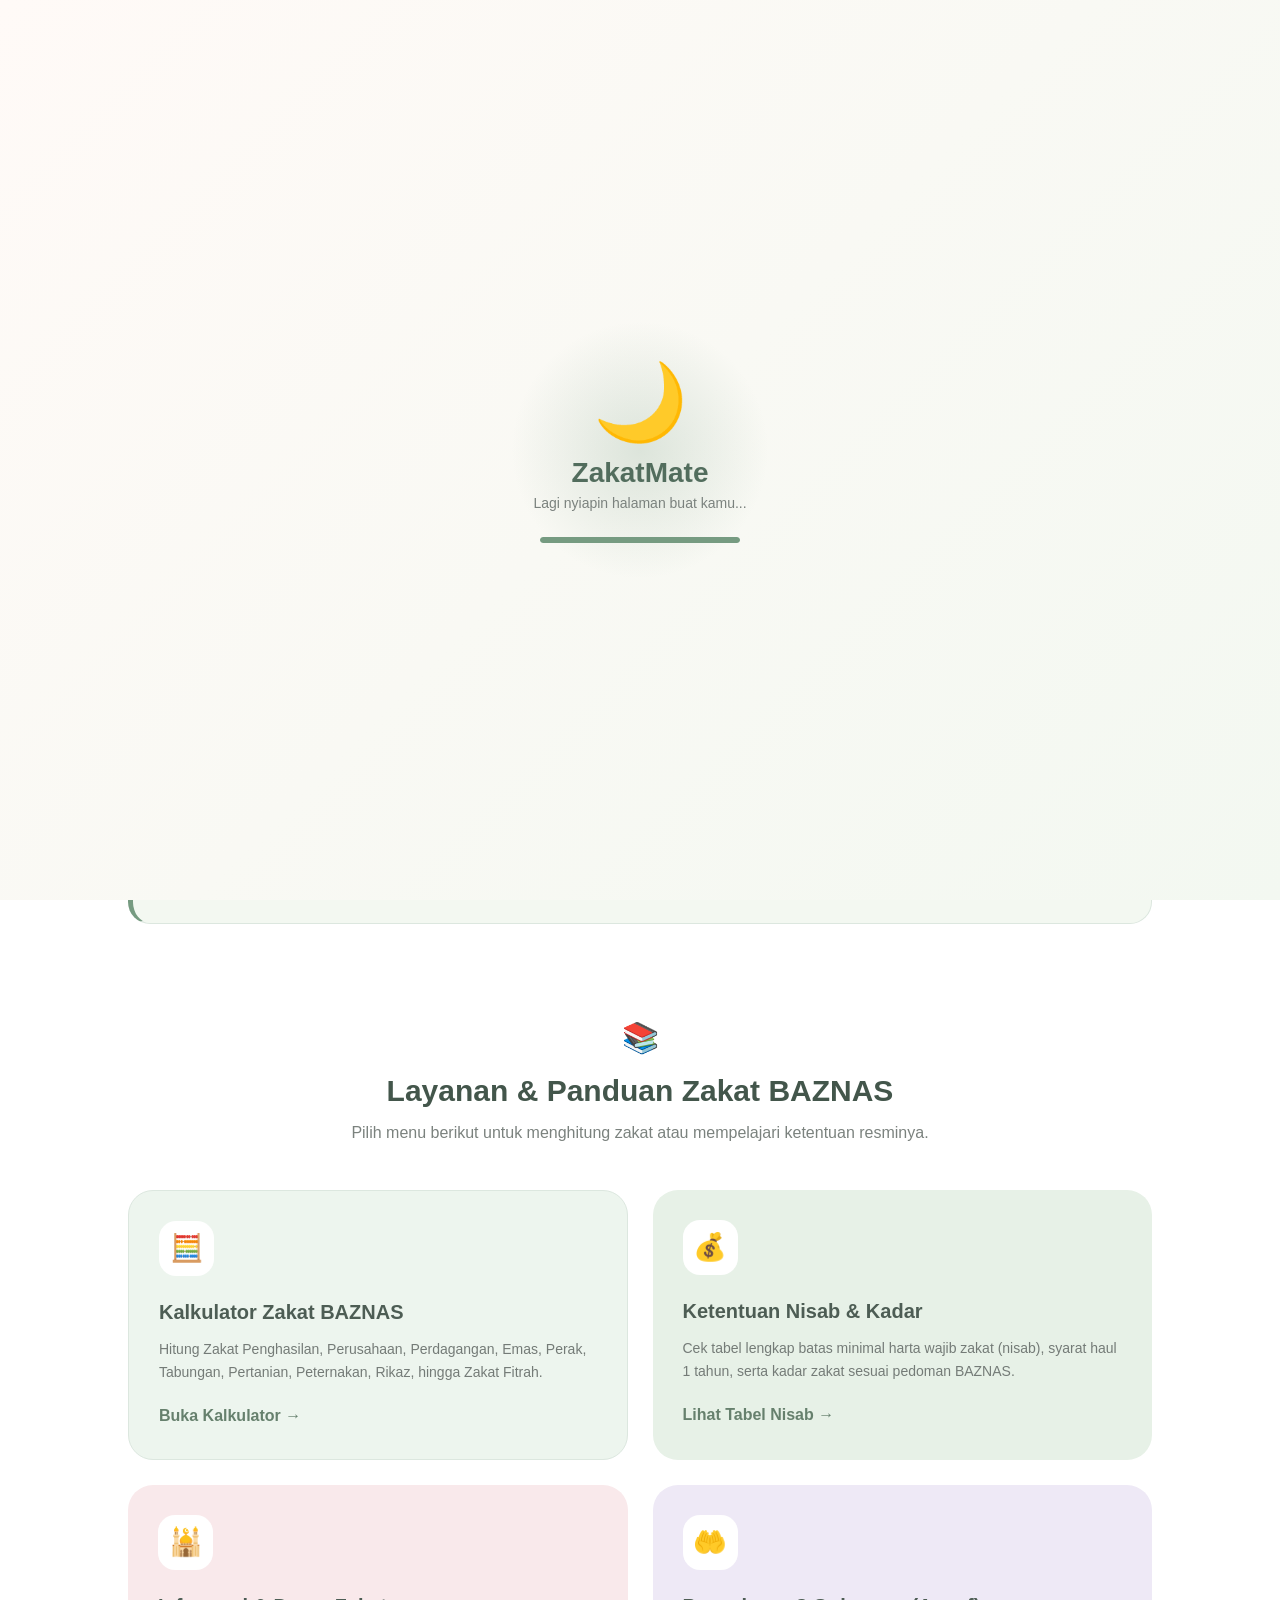
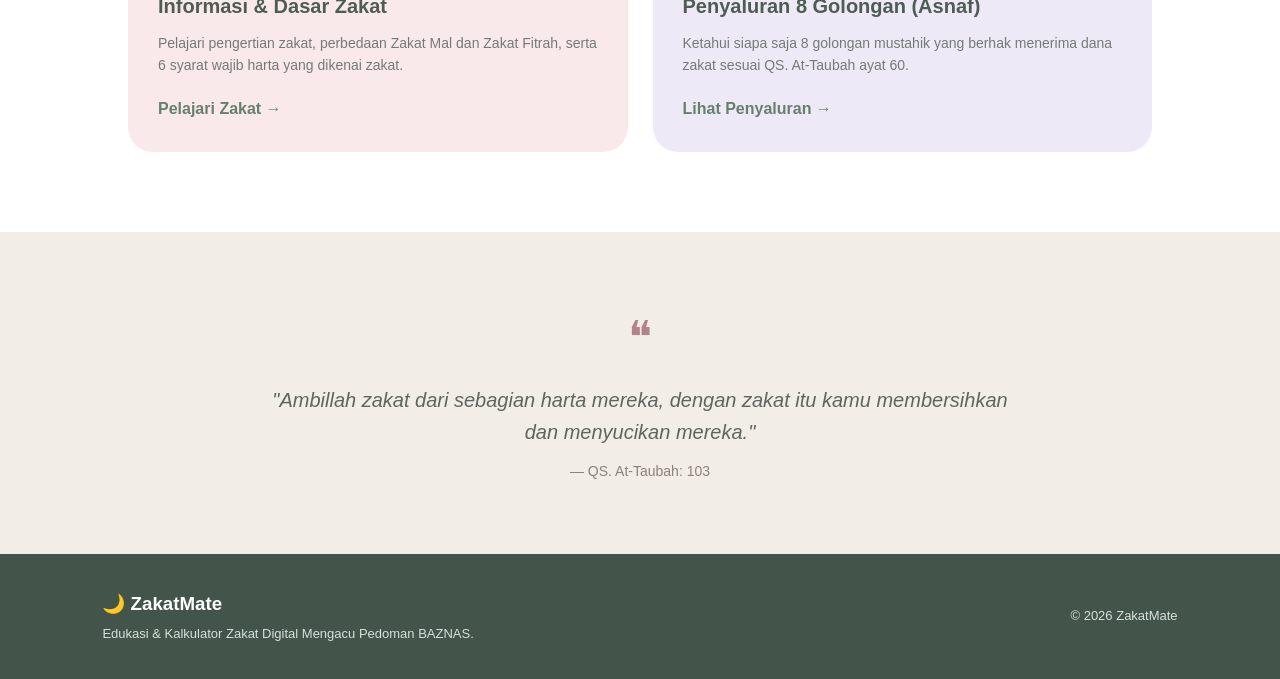
<file: index.html>
<!DOCTYPE html>
<html lang="id">
<head>
    <meta charset="UTF-8">
    <meta name="viewport" content="width=device-width, initial-scale=1.0">
    <title>ZakatMate - Beranda Panduan &amp; Kalkulator Zakat BAZNAS</title>
    <link rel="stylesheet" href="style.css">
    <script src="loader.js"></script>
    <style>
        /* Menggunakan Palet Hijau Sage Bawaan style.css (#769b81, #526d5d, #dcebdc, #43554b) */
        .hero.baznas-hero {
            background: linear-gradient(135deg, #fffaf7 0%, #edf5ee 100%);
            border-bottom: 1px solid #e3eee3;
        }
        .baznas-hero .badge {
            background: #e5f0e5;
            color: #4e6858;
            border: 1px solid #dce7df;
        }
        .baznas-hero h1 span {
            color: #5f846a;
        }

        /* Kartu Highlight BAZNAS di Kanan Hero (Selaras Warna Footer & Sage) */
        .hero-card.baznas-card {
            width: 360px;
            background: linear-gradient(160deg, #526d5d 0%, #43554b 100%);
            color: #ffffff;
            border-radius: 35px;
            padding: 38px 30px;
            box-shadow: 0 20px 50px rgba(80, 100, 85, 0.16);
        }
        .hero-card.baznas-card .moon {
            font-size: 64px;
            margin-bottom: 14px;
        }
        .hero-card.baznas-card .card-tag {
            display: inline-block;
            background: rgba(220, 235, 220, 0.2);
            border: 1px solid rgba(220, 235, 220, 0.35);
            color: #edf5ee;
            font-size: 12px;
            font-weight: bold;
            padding: 5px 12px;
            border-radius: 999px;
            margin-bottom: 12px;
            letter-spacing: 0.4px;
        }
        .hero-card.baznas-card h3 {
            color: #ffffff;
            font-size: 23px;
            margin-bottom: 10px;
        }
        .hero-card.baznas-card p {
            color: #dcebdc;
            font-size: 14px;
            margin-bottom: 20px;
        }
        .pilar-baznas {
            display: flex;
            flex-wrap: wrap;
            justify-content: center;
            gap: 8px;
        }
        .pilar-baznas span {
            background: rgba(255, 255, 255, 0.14);
            border: 1px solid rgba(220, 235, 220, 0.3);
            color: #ffffff;
            font-size: 12px;
            font-weight: bold;
            padding: 6px 11px;
            border-radius: 999px;
        }

        /* Strip Acuan Cepat SK BAZNAS */
        .baznas-quick-strip {
            padding: 45px 10% 10px;
            background: #ffffff;
        }
        .quick-strip-box {
            background: #f3f8f1;
            border: 1px solid #dce7df;
            border-left: 5px solid #769b81;
            border-radius: 22px;
            padding: 24px 28px;
        }
        .quick-strip-header {
            display: flex;
            justify-content: space-between;
            align-items: center;
            flex-wrap: wrap;
            gap: 10px;
            margin-bottom: 16px;
        }
        .quick-strip-header h3 {
            color: #43564b;
            font-size: 18px;
        }
        .quick-strip-header span {
            font-size: 12px;
            font-weight: bold;
            color: #4e6858;
            background: #dcebdc;
            padding: 5px 12px;
            border-radius: 999px;
        }
        .quick-grid {
            display: grid;
            grid-template-columns: repeat(3, 1fr);
            gap: 14px;
        }
        .quick-item {
            background: #ffffff;
            border: 1px solid #e3eee3;
            border-radius: 15px;
            padding: 15px 17px;
        }
        .quick-item small {
            display: block;
            color: #707a74;
            font-size: 12px;
            margin-bottom: 4px;
        }
        .quick-item strong {
            color: #526d5d;
            font-size: 15px;
        }

        /* Grid 4 Kartu Layanan */
        .baznas-cards {
            grid-template-columns: repeat(2, 1fr);
        }
        .info-card.sage {
            background: #edf5ee;
            border: 1px solid #dce7df;
        }

        @media (max-width: 900px) {
            .quick-grid,
            .baznas-cards {
                grid-template-columns: 1fr;
            }
            .hero-card.baznas-card {
                width: 100%;
                max-width: 420px;
            }
        }
    </style>
</head>
<body>

<header>
    <div class="logo">🌙 ZakatMate</div>

    <nav>
        <a href="index.html" class="active">Beranda</a>
        <a href="dashboard.html">Dashboard</a>
        <a href="kalkulator.html">Kalkulator</a>
        <a href="zakat.html">Informasi Zakat</a>
        <a href="nisab.html">Nisab</a>
        <a href="penyaluran.html">Penyaluran</a>
    </nav>
</header>

<section class="hero baznas-hero">
    <div class="hero-text">
        <span class="badge">🕌 Mengacu Pedoman Resmi BAZNAS RI</span>

        <h1>
            Tunaikan Zakat<br>
            Sesuai Standar <span>BAZNAS</span>
        </h1>

        <p>
            ZakatMate membantu kamu memahami ketentuan zakat, mengecek batas nisab SK Ketua BAZNAS No. 15 Tahun 2026, hingga menghitung kewajiban Zakat Mal dan Zakat Fitrah secara praktis.
        </p>

        <div class="hero-buttons">
            <a href="kalkulator.html" class="btn-primary">🧮 Hitung Zakat Sekarang</a>
            <a href="nisab.html" class="btn-secondary">⚖️ Lihat Standar Nisab</a>
        </div>
    </div>

    <div class="hero-card baznas-card">
        <div class="moon">🌙</div>
        <span class="card-tag">CAHAYA ZAKAT</span>
        <h3>Keajaiban Muzaki<br>&amp; Mustahik</h3>
        <p>
            Menyucikan harta dan memberdayakan sesama dengan prinsip tata kelola zakat nasional.
        </p>
        <div class="pilar-baznas">
            <span>✅ Aman Syar'i</span>
            <span>📜 Aman Regulasi</span>
            <span>🇮🇩 Aman NKRI</span>
        </div>
    </div>
</section>

<!-- Ringkasan Acuan Resmi BAZNAS -->
<section class="baznas-quick-strip">
    <div class="quick-strip-box">
        <div class="quick-strip-header">
            <h3>📌 Acuan Nisab &amp; Ketentuan BAZNAS Terkini</h3>
            <span>SK Ketua BAZNAS No. 15 Tahun 2026</span>
        </div>
        <div class="quick-grid">
            <div class="quick-item">
                <small>Nisab Penghasilan &amp; Jasa</small>
                <strong>Rp 91.681.728 / thn (Rp 7.640.144 / bln)</strong>
            </div>
            <div class="quick-item">
                <small>Nisab Zakat Mal (Emas, Dagang, Tabungan)</small>
                <strong>Setara 85 Gram Emas (Kadar 2,5%)</strong>
            </div>
            <div class="quick-item">
                <small>Besaran Zakat Fitrah</small>
                <strong>2,5 kg / 3,5 L Beras (Rp 45.000 / jiwa)</strong>
            </div>
        </div>
    </div>
</section>

<section class="features">
    <div class="section-title">
        <span>📚</span>
        <h2>Layanan &amp; Panduan Zakat BAZNAS</h2>
        <p>Pilih menu berikut untuk menghitung zakat atau mempelajari ketentuan resminya.</p>
    </div>

    <div class="card-container baznas-cards">

        <div class="info-card sage">
            <div class="icon">🧮</div>
            <h3>Kalkulator Zakat BAZNAS</h3>
            <p>
                Hitung Zakat Penghasilan, Perusahaan, Perdagangan, Emas, Perak, Tabungan, Pertanian, Peternakan, Rikaz, hingga Zakat Fitrah.
            </p>
            <a href="kalkulator.html">Buka Kalkulator →</a>
        </div>

        <div class="info-card green">
            <div class="icon">💰</div>
            <h3>Ketentuan Nisab &amp; Kadar</h3>
            <p>
                Cek tabel lengkap batas minimal harta wajib zakat (nisab), syarat haul 1 tahun, serta kadar zakat sesuai pedoman BAZNAS.
            </p>
            <a href="nisab.html">Lihat Tabel Nisab →</a>
        </div>

        <div class="info-card pink">
            <div class="icon">🕌</div>
            <h3>Informasi &amp; Dasar Zakat</h3>
            <p>
                Pelajari pengertian zakat, perbedaan Zakat Mal dan Zakat Fitrah, serta 6 syarat wajib harta yang dikenai zakat.
            </p>
            <a href="zakat.html">Pelajari Zakat →</a>
        </div>

        <div class="info-card purple">
            <div class="icon">🤲</div>
            <h3>Penyaluran 8 Golongan (Asnaf)</h3>
            <p>
                Ketahui siapa saja 8 golongan mustahik yang berhak menerima dana zakat sesuai QS. At-Taubah ayat 60.
            </p>
            <a href="penyaluran.html">Lihat Penyaluran →</a>
        </div>

    </div>
</section>

<section class="quote">
    <div class="quote-icon">❝</div>
    <p>
        "Ambillah zakat dari sebagian harta mereka,
        dengan zakat itu kamu membersihkan dan menyucikan mereka."
    </p>
    <span>— QS. At-Taubah: 103</span>
</section>

<footer>
    <div>
        <h3>🌙 ZakatMate</h3>
        <p>Edukasi &amp; Kalkulator Zakat Digital Mengacu Pedoman BAZNAS.</p>
    </div>

    <p>© 2026 ZakatMate</p>
</footer>
<script src="script.js"></script>
</body>
</html>
</file>
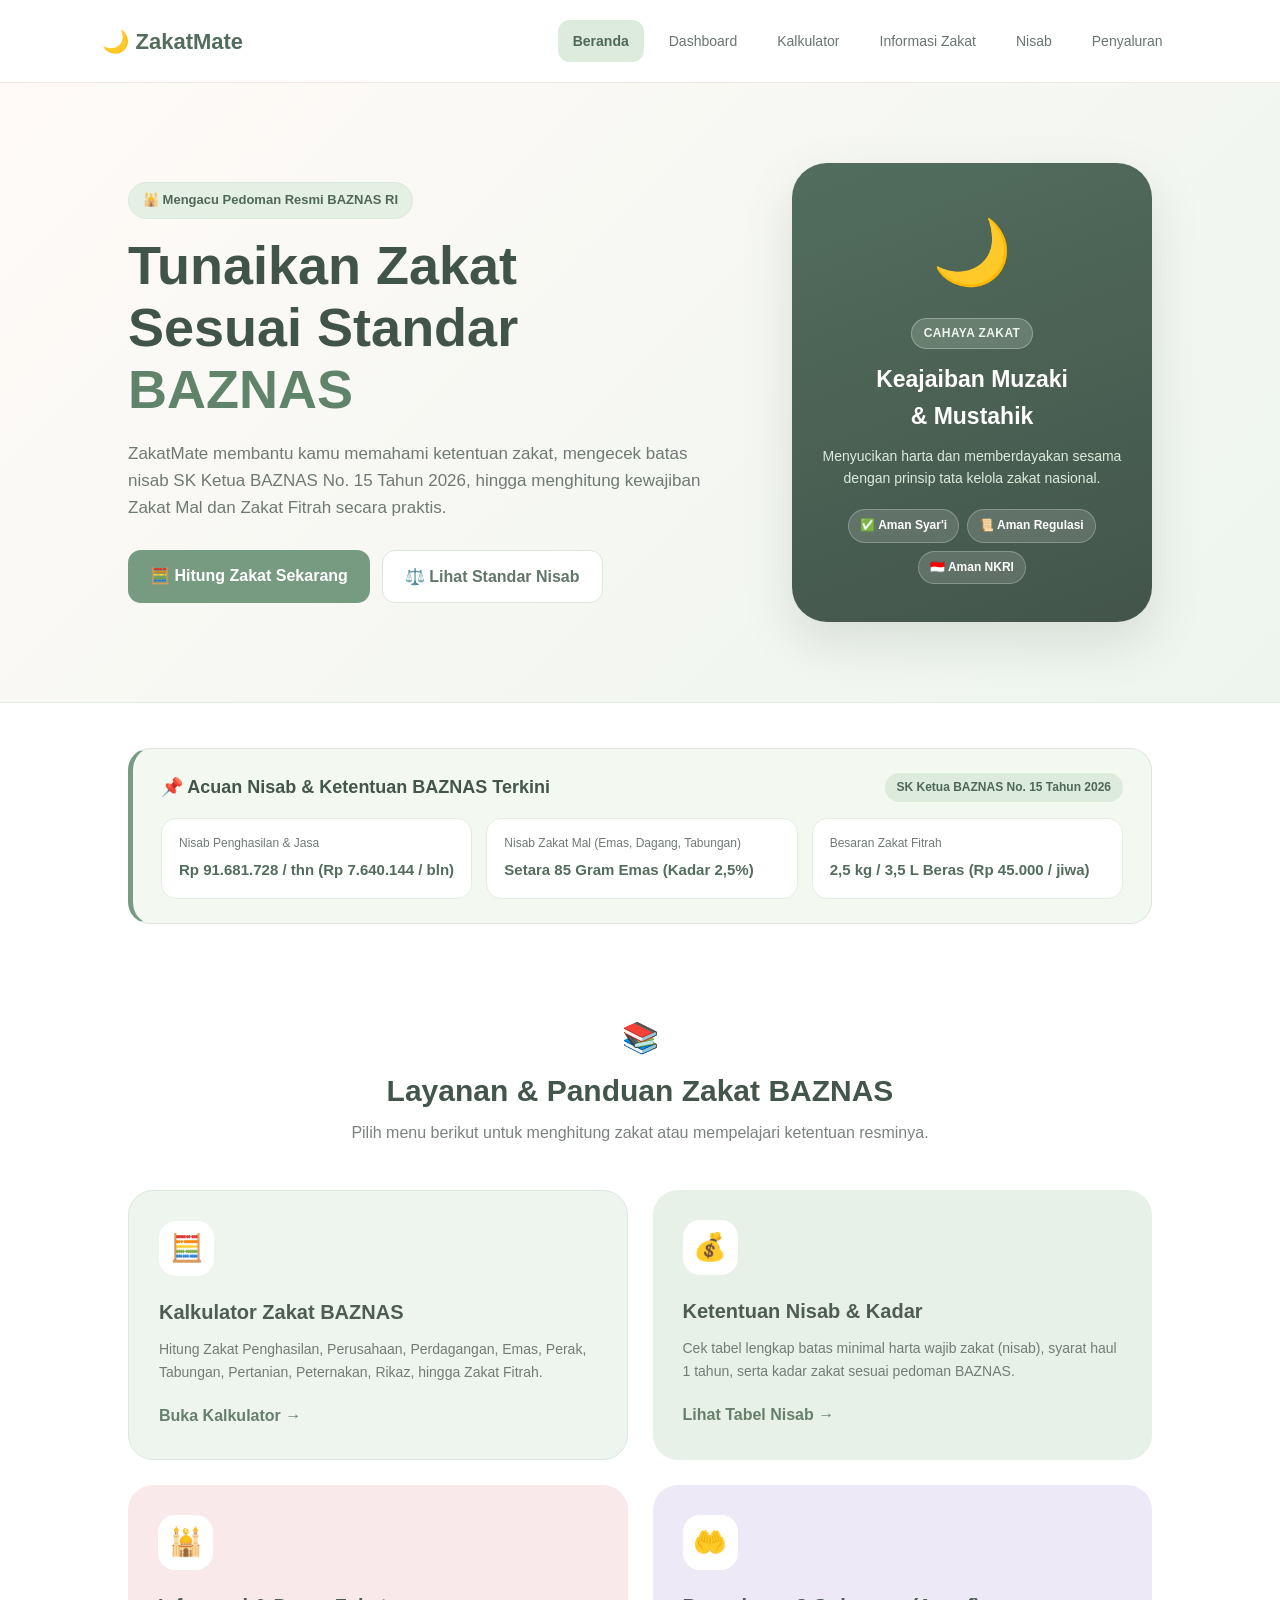
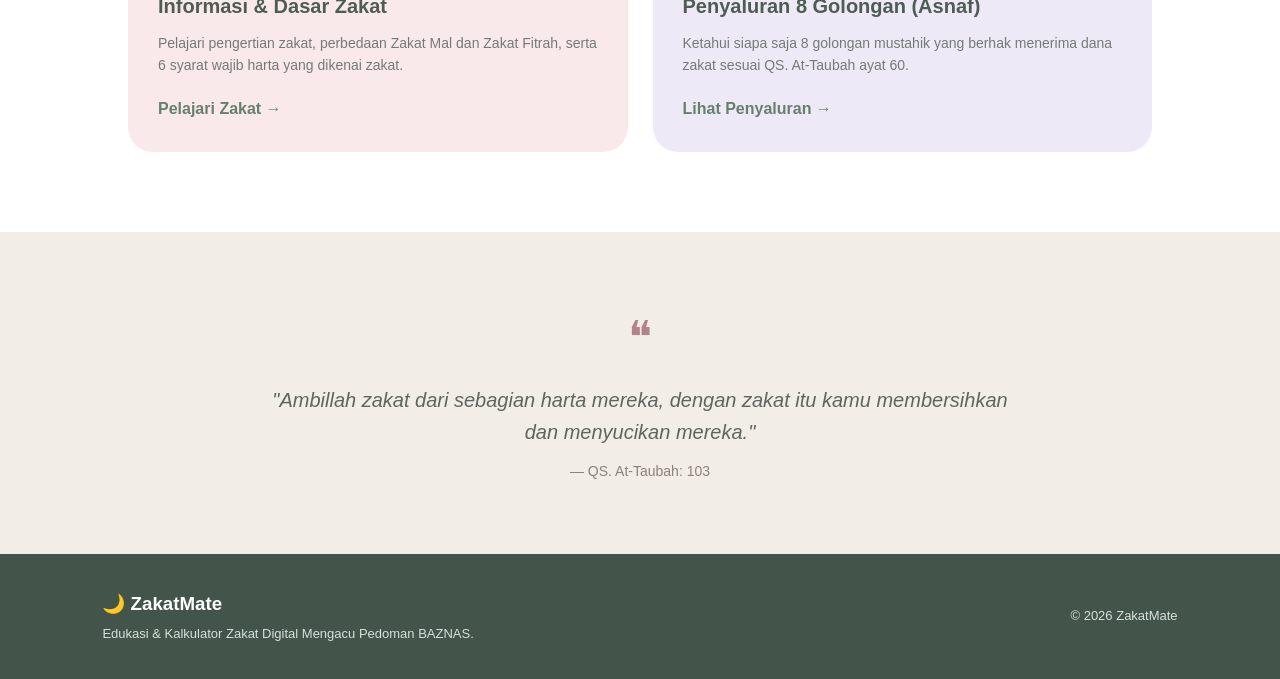
<file: admin.html>
<!DOCTYPE html>
<html lang="id">
<head>
    <meta charset="UTF-8">
    <meta name="viewport" content="width=device-width, initial-scale=1.0">
    <title>ZakatMate - Admin</title>
    <link rel="stylesheet" href="style.css">
    <script src="loader.js"></script>
</head>
<body>

<header>
    <div class="logo">🌙 ZakatMate</div>

    <nav>
        <a href="index.html">Beranda</a>
        <a href="dashboard.html">Dashboard</a>
        <a href="kalkulator.html">Kalkulator</a>
        <a href="zakat.html">Informasi Zakat</a>
        <a href="nisab.html">Nisab</a>
        <a href="penyaluran.html">Penyaluran</a>
        <a href="admin.html" class="active">Admin</a>
    </nav>
</header>

<section class="admin-header">
    <div>
        <span class="badge">⚙️ Admin Panel</span>
        <h1>Dashboard Admin</h1>
        <p>Di sini kamu bebas nambah, ngubah, atau hapus isi yang tampil di Dashboard dan Kalkulator.</p>
    </div>

    <a href="index.html" class="btn-secondary">← Kembali ke Website</a>
</section>

<section class="admin-content">

    <div class="dashboard-cards">
        <div class="dashboard-card pink">
            <span>📖</span>
            <h3>Pengertian Zakat</h3>
            <strong id="count-pengertian">0</strong>
            <p>Data tersedia</p>
        </div>
        <div class="dashboard-card green">
            <span>💰</span>
            <h3>Jenis Zakat</h3>
            <strong id="count-jenis">0</strong>
            <p>Data tersedia</p>
        </div>
        <div class="dashboard-card purple">
            <span>🤲</span>
            <h3>Golongan Penerima</h3>
            <strong id="count-golongan">0</strong>
            <p>Golongan tersedia</p>
        </div>
    </div>

    <div class="admin-panel">
        <div class="panel-heading">
            <div>
                <h2>Data Pengertian Zakat</h2>
                <p>Tampil di bagian Pengertian Zakat pada Dashboard</p>
            </div>
            <button class="add-button" data-add="pengertian">+ Tambah Data</button>
        </div>
        <div class="table-container">
            <table>
                <thead><tr><th>No</th><th>Judul</th><th>Isi</th><th>Aksi</th></tr></thead>
                <tbody id="tbody-pengertian"></tbody>
            </table>
        </div>
    </div>

    <div class="admin-panel">
        <div class="panel-heading">
            <div>
                <h2>Data Jenis Zakat</h2>
                <p>Tampil di bagian Jenis-Jenis Zakat pada Dashboard</p>
            </div>
            <button class="add-button" data-add="jenis">+ Tambah Data</button>
        </div>
        <div class="table-container">
            <table>
                <thead><tr><th>No</th><th>Ikon</th><th>Judul</th><th>Deskripsi</th><th>Aksi</th></tr></thead>
                <tbody id="tbody-jenis"></tbody>
            </table>
        </div>
    </div>

    <div class="admin-panel">
        <div class="panel-heading">
            <div>
                <h2>Data Golongan Penerima Zakat</h2>
                <p>Tampil di bagian Penerima Zakat pada Dashboard</p>
            </div>
            <button class="add-button" data-add="golongan">+ Tambah Data</button>
        </div>
        <div class="table-container">
            <table>
                <thead><tr><th>No</th><th>Ikon</th><th>Nama</th><th>Deskripsi</th><th>Aksi</th></tr></thead>
                <tbody id="tbody-golongan"></tbody>
            </table>
        </div>
    </div>

    <div class="admin-panel">
        <div class="panel-heading">
            <div>
                <h2>Pengaturan Kalkulator</h2>
                <p>Harga patokan yang otomatis keisi di halaman Kalkulator</p>
            </div>
        </div>

        <form id="formPengaturan">
            <div class="form-grid">
                <div class="form-group">
                    <label for="setEmas">Harga emas per gram (Rp)</label>
                    <input type="number" id="setEmas" min="0" required>
                </div>
                <div class="form-group">
                    <label for="setPerak">Harga perak per gram (Rp)</label>
                    <input type="number" id="setPerak" min="0" required>
                </div>
                <div class="form-group">
                    <label for="setBeras">Harga beras per kg (Rp)</label>
                    <input type="number" id="setBeras" min="0" required>
                </div>
                <div class="form-group">
                    <label for="setTakaran">Takaran fitrah per jiwa (kg)</label>
                    <input type="number" id="setTakaran" min="0" step="0.1" required>
                </div>
            </div>
            <button type="submit" class="btn-calc">Simpan Pengaturan</button>
            <button type="button" class="delete-button" id="resetData" style="margin-left:10px;padding:13px 18px;border-radius:13px;">Reset ke Data Awal</button>
        </form>
    </div>

</section>

<!-- Modal tambah / edit -->
<div class="modal" id="modal">
    <div class="modal-box">
        <h3 id="modalTitle"></h3>
        <form id="modalForm">
            <div id="modalFields"></div>
            <div class="modal-actions">
                <button type="button" class="btn-secondary" id="modalCancel">Batal</button>
                <button type="submit" class="btn-calc">Simpan</button>
            </div>
        </form>
    </div>
</div>

<div class="toast" id="toast"></div>

<footer>
    <div>
        <h3>🌙 ZakatMate</h3>
        <p>Admin Panel</p>
    </div>

    <p>© 2026 ZakatMate</p>
</footer>

<script src="data.js"></script>
<script src="admin.js"></script>
</body>
</html>
</file>
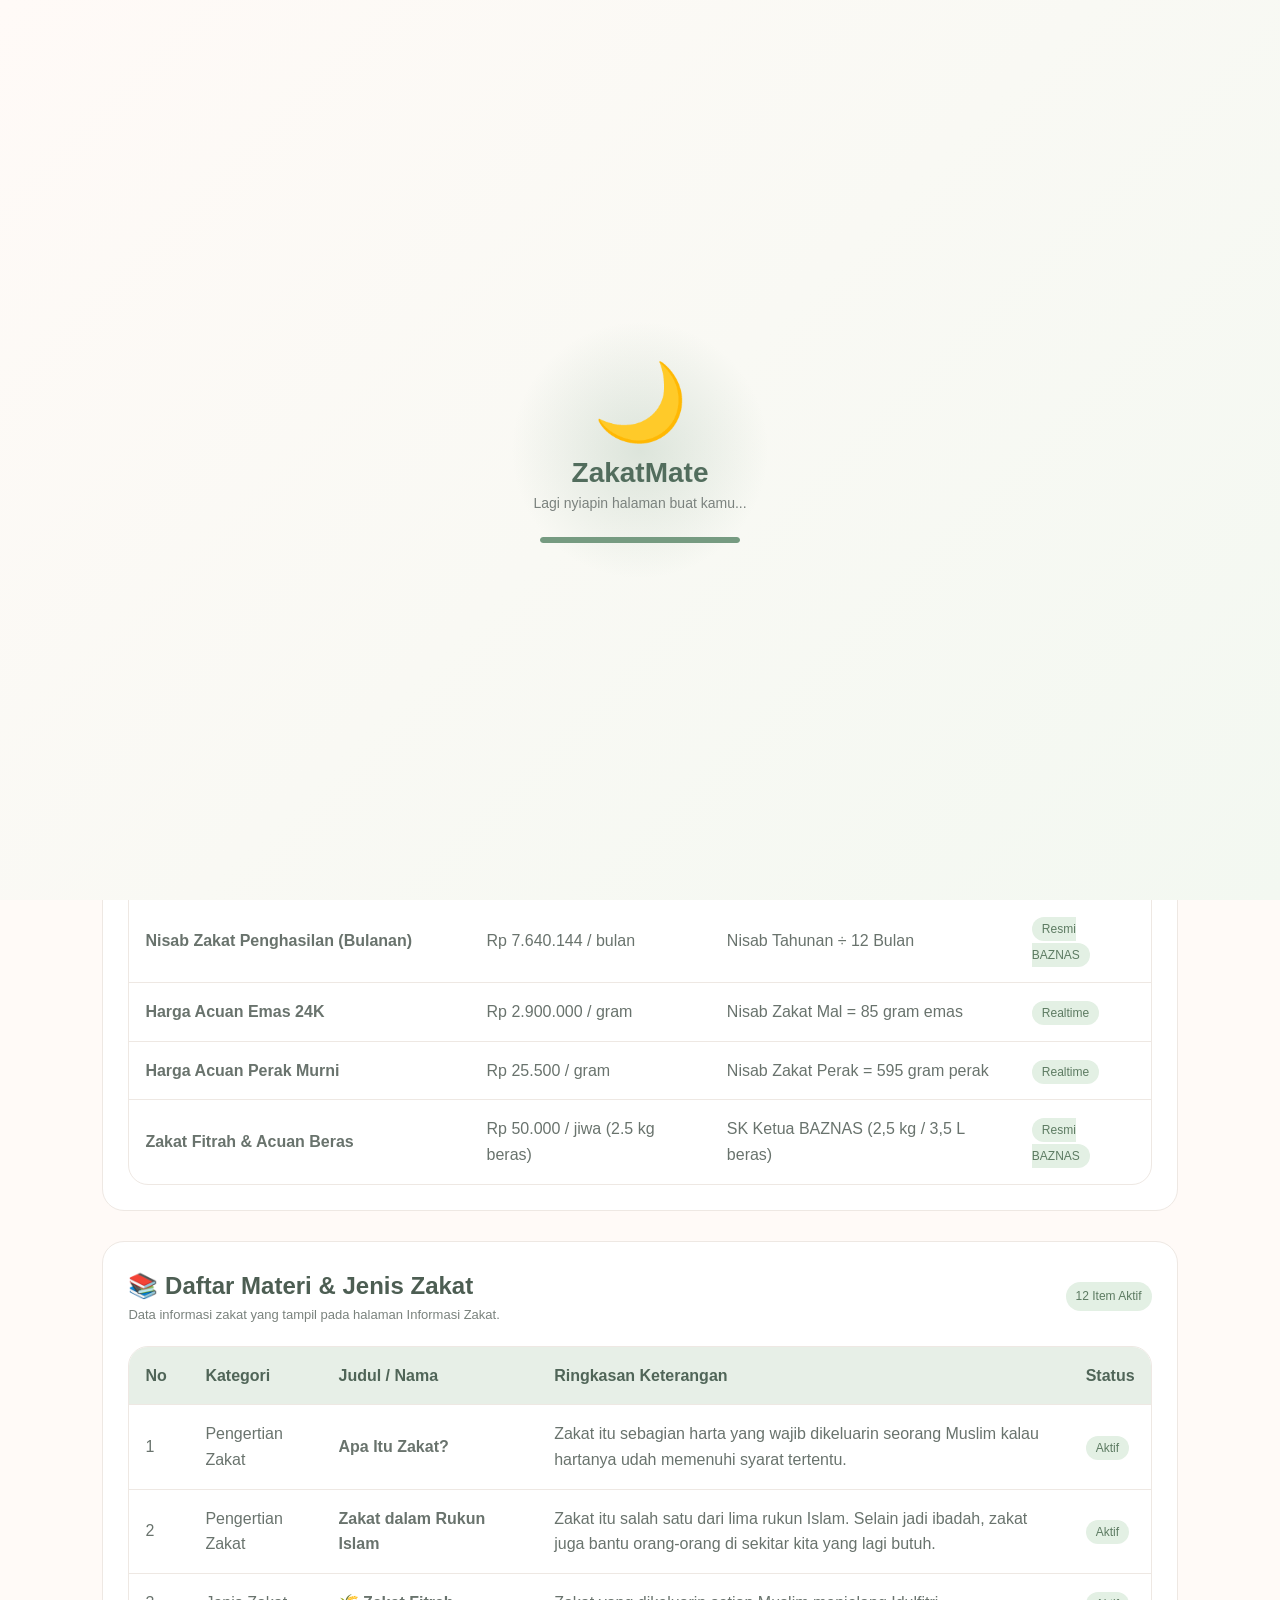
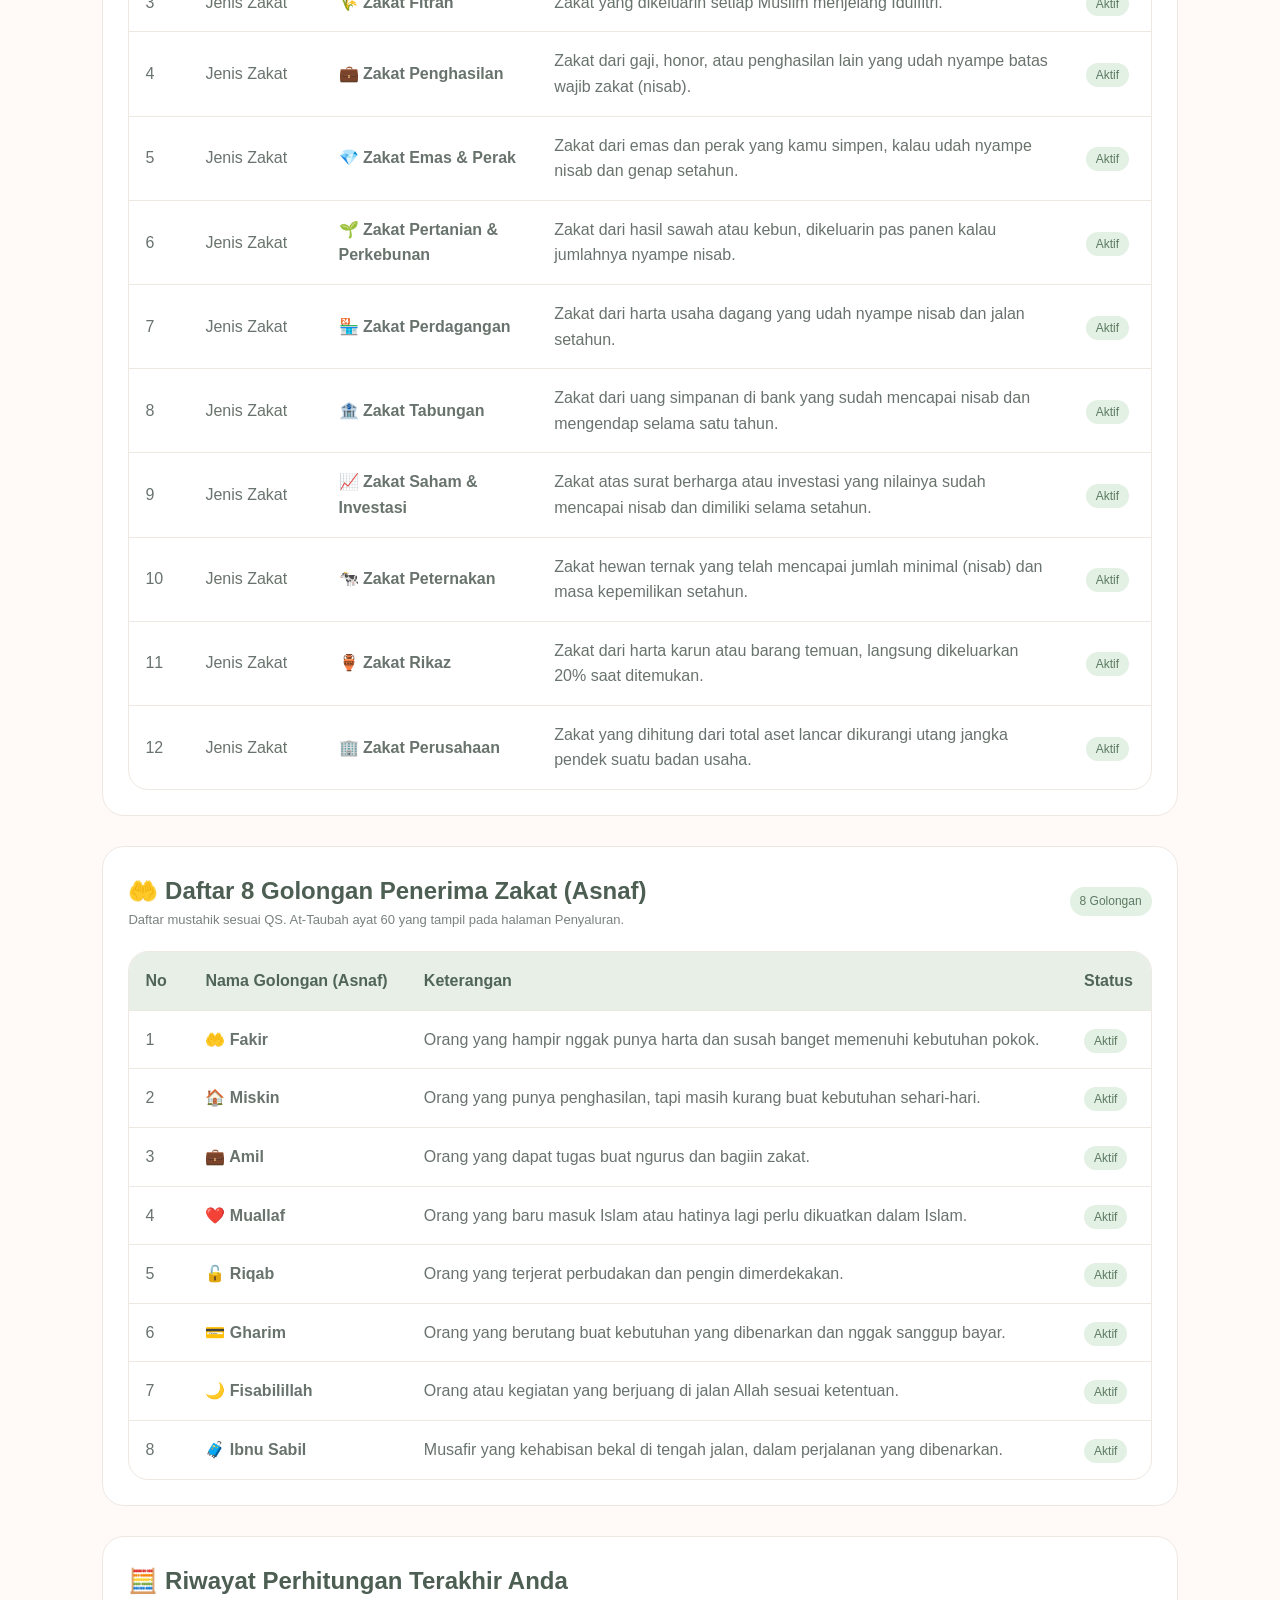
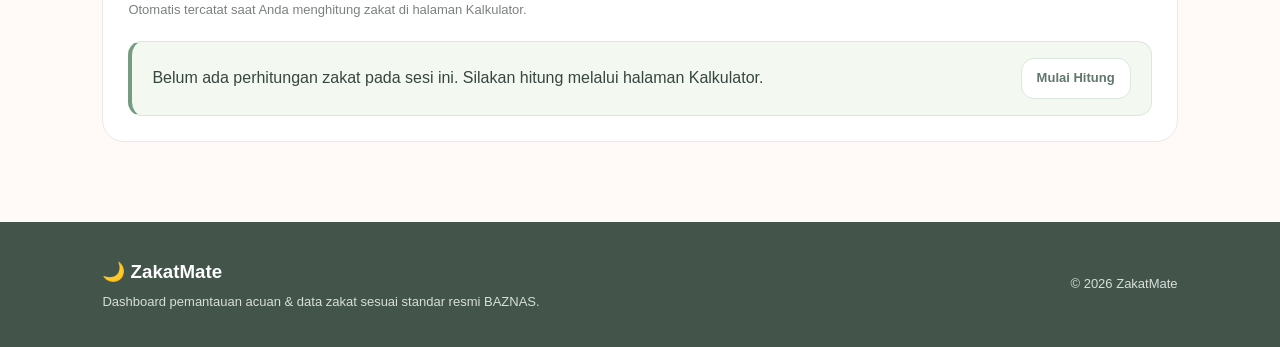
<file: dashboard.html>
<!DOCTYPE html>
<html lang="id">
<head>
    <meta charset="UTF-8">
    <meta name="viewport" content="width=device-width, initial-scale=1.0">
    <title>ZakatMate - Dashboard Acuan &amp; Data BAZNAS</title>
    <link rel="stylesheet" href="style.css">
    <script src="loader.js"></script>
    <style>
        .sync-badge {
            display: inline-flex;
            align-items: center;
            gap: 8px;
            background: #ffffff;
            border: 1px solid #dce7df;
            color: #526d5d;
            padding: 10px 16px;
            border-radius: 999px;
            font-size: 13px;
            font-weight: bold;
        }
        .sync-dot {
            width: 9px;
            height: 9px;
            border-radius: 50%;
            background: #769b81;
            display: inline-block;
        }
        .last-calc-banner {
            display: flex;
            justify-content: space-between;
            align-items: center;
            flex-wrap: wrap;
            gap: 12px;
            background: #f3f8f1;
            border: 1px solid #dce7df;
            border-left: 4px solid #769b81;
            border-radius: 14px;
            padding: 16px 20px;
        }
        .last-calc-banner strong {
            color: #46584e;
        }
    </style>
</head>
<body>

<header>
    <div class="logo">🌙 ZakatMate</div>
    <nav>
        <a href="index.html">Beranda</a>
        <a href="dashboard.html" class="active">Dashboard</a>
        <a href="kalkulator.html">Kalkulator</a>
        <a href="zakat.html">Informasi Zakat</a>
        <a href="nisab.html">Nisab</a>
        <a href="penyaluran.html">Penyaluran</a>
    </nav>
</header>

<section class="admin-header">
    <div>
        <span class="badge">📊 Monitoring Data &amp; Standar BAZNAS</span>
        <h1>Dashboard ZakatMate</h1>
        <p>Ringkasan parameter realtime BAZNAS serta daftar materi zakat dan 8 golongan asnaf (mode baca otomatis).</p>
    </div>
    <div class="sync-badge">
        <span class="sync-dot"></span>
        <span id="statusRealtime">Tersinkron: SK Ketua BAZNAS No. 15/2026</span>
    </div>
</section>

<section class="admin-content">

    <!-- 3 Kartu Ringkasan Utama BAZNAS -->
    <div class="dashboard-cards">
        <div class="dashboard-card green">
            <span>💼</span>
            <h3>Nisab Penghasilan &amp; Jasa</h3>
            <strong id="cardNisabPenghasilan">Rp 91.681.728</strong>
            <p id="cardNisabBulanan">Atau Rp 7.640.144 / bulan (Kadar 2,5%)</p>
        </div>

        <div class="dashboard-card pink">
            <span>💎</span>
            <h3>Nisab Zakat Mal (85 gr Emas)</h3>
            <strong id="cardNisabMal">Rp 119.000.000</strong>
            <p id="cardHargaEmas">Acuan emas 24K: Rp 1.400.000 / gram</p>
        </div>

        <div class="dashboard-card purple">
            <span>🌾</span>
            <h3>Zakat Fitrah per Jiwa</h3>
            <strong id="cardFitrah">Rp 45.000</strong>
            <p id="cardTakaranFitrah">Setara 2,5 kg atau 3,5 liter beras</p>
        </div>
    </div>

    <!-- Panel 1: Parameter Harga & Nisab Realtime BAZNAS -->
    <div class="admin-panel">
        <div class="panel-heading">
            <div>
                <h2>📌 Parameter Harga &amp; Nisab Realtime BAZNAS</h2>
                <p id="waktuUpdate">Diperbarui otomatis mengikuti ketetapan BAZNAS &amp; server harga acuan.</p>
            </div>
            <span class="status active-status">Sinkron Otomatis</span>
        </div>

        <div class="table-container">
            <table>
                <thead>
                    <tr>
                        <th>Parameter Acuan</th>
                        <th>Nilai Saat Ini</th>
                        <th>Dasar Ketentuan</th>
                        <th>Status</th>
                    </tr>
                </thead>
                <tbody>
                    <tr>
                        <td><strong>Nisab Zakat Penghasilan &amp; Jasa (Tahunan)</strong></td>
                        <td id="rowNisabTahun">Rp 91.681.728 / tahun</td>
                        <td>SK Ketua BAZNAS No. 15 Tahun 2026</td>
                        <td><span class="status active-status">Resmi BAZNAS</span></td>
                    </tr>
                    <tr>
                        <td><strong>Nisab Zakat Penghasilan (Bulanan)</strong></td>
                        <td id="rowNisabBulan">Rp 7.640.144 / bulan</td>
                        <td>Nisab Tahunan ÷ 12 Bulan</td>
                        <td><span class="status active-status">Resmi BAZNAS</span></td>
                    </tr>
                    <tr>
                        <td><strong>Harga Acuan Emas 24K</strong></td>
                        <td id="rowHargaEmas">Rp 1.400.000 / gram</td>
                        <td>Nisab Zakat Mal = 85 gram emas</td>
                        <td><span class="status active-status">Realtime</span></td>
                    </tr>
                    <tr>
                        <td><strong>Harga Acuan Perak Murni</strong></td>
                        <td id="rowHargaPerak">Rp 18.000 / gram</td>
                        <td>Nisab Zakat Perak = 595 gram perak</td>
                        <td><span class="status active-status">Realtime</span></td>
                    </tr>
                    <tr>
                        <td><strong>Zakat Fitrah &amp; Acuan Beras</strong></td>
                        <td id="rowFitrah">Rp 45.000 / jiwa (2,5 kg beras)</td>
                        <td>SK Ketua BAZNAS (2,5 kg / 3,5 L beras)</td>
                        <td><span class="status active-status">Resmi BAZNAS</span></td>
                    </tr>
                </tbody>
            </table>
        </div>
    </div>

    <!-- Panel 2: Daftar Materi Pengertian & Jenis Zakat (Tanpa CRUD) -->
    <div class="admin-panel">
        <div class="panel-heading">
            <div>
                <h2>📚 Daftar Materi &amp; Jenis Zakat</h2>
                <p>Data informasi zakat yang tampil pada halaman Informasi Zakat.</p>
            </div>
            <span class="status active-status" id="badgeJumlahMateri">Tersinkron</span>
        </div>

        <div class="table-container">
            <table>
                <thead>
                    <tr>
                        <th style="width: 60px;">No</th>
                        <th>Kategori</th>
                        <th>Judul / Nama</th>
                        <th>Ringkasan Keterangan</th>
                        <th>Status</th>
                    </tr>
                </thead>
                <tbody id="tabelDaftarMateri">
                    <tr>
                        <td colspan="5">Memuat daftar materi zakat...</td>
                    </tr>
                </tbody>
            </table>
        </div>
    </div>

    <!-- Panel 3: Daftar 8 Golongan Penerima Zakat / Asnaf (Tanpa CRUD) -->
    <div class="admin-panel">
        <div class="panel-heading">
            <div>
                <h2>🤲 Daftar 8 Golongan Penerima Zakat (Asnaf)</h2>
                <p>Daftar mustahik sesuai QS. At-Taubah ayat 60 yang tampil pada halaman Penyaluran.</p>
            </div>
            <span class="status active-status" id="badgeJumlahAsnaf">8 Golongan</span>
        </div>

        <div class="table-container">
            <table>
                <thead>
                    <tr>
                        <th style="width: 60px;">No</th>
                        <th>Nama Golongan (Asnaf)</th>
                        <th>Keterangan</th>
                        <th>Status</th>
                    </tr>
                </thead>
                <tbody id="tabelDaftarAsnaf">
                    <tr>
                        <td colspan="4">Memuat daftar golongan asnaf...</td>
                    </tr>
                </tbody>
            </table>
        </div>
    </div>

    <!-- Panel 4: Riwayat Perhitungan Terakhir dari Kalkulator -->
    <div class="admin-panel">
        <div class="panel-heading">
            <div>
                <h2>🧮 Riwayat Perhitungan Terakhir Anda</h2>
                <p>Otomatis tercatat saat Anda menghitung zakat di halaman Kalkulator.</p>
            </div>
        </div>
        <div id="riwayatKalkulator" class="last-calc-banner">
            <span>Belum ada perhitungan zakat pada sesi ini. Silakan hitung melalui halaman Kalkulator.</span>
            <a href="kalkulator.html" class="btn-secondary" style="font-size:13px; padding:9px 15px;">Mulai Hitung</a>
        </div>
    </div>

</section>

<footer>
    <div>
        <h3>🌙 ZakatMate</h3>
        <p>Dashboard pemantauan acuan &amp; data zakat sesuai standar resmi BAZNAS.</p>
    </div>
    <p>© 2026 ZakatMate</p>
</footer>

<script src="data.js"></script>
<script>
(function () {
    const formatRupiah = (angka) => "Rp " + Math.round(Number(angka) || 0).toLocaleString("id-ID");
    const escapeHtml = (teks) => String(teks || "")
        .replace(/&/g, "&amp;")
        .replace(/</g, "&lt;")
        .replace(/>/g, "&gt;")
        .replace(/"/g, "&quot;");

    function muatDaftarDataBawaan() {
        if (typeof getData !== "function") return;
        const data = getData();

        // 1. Render Daftar Pengertian & Jenis Zakat (Read-Only)
        const tbodyMateri = document.getElementById("tabelDaftarMateri");
        const gabunganMateri = [];

        (data.pengertian || []).forEach((item) => {
            gabunganMateri.push({
                kategori: "Pengertian Zakat",
                judul: item.judul,
                isi: item.isi
            });
        });

        (data.jenis || []).forEach((item) => {
            gabunganMateri.push({
                kategori: "Jenis Zakat",
                judul: `${item.ikon || "💰"} ${item.judul}`,
                isi: item.deskripsi
            });
        });

        if (tbodyMateri) {
            if (gabunganMateri.length === 0) {
                tbodyMateri.innerHTML = '<tr><td colspan="5">Belum ada data materi.</td></tr>';
            } else {
                tbodyMateri.innerHTML = gabunganMateri.map((row, idx) => `
                    <tr>
                        <td>${idx + 1}</td>
                        <td>${escapeHtml(row.kategori)}</td>
                        <td><strong>${escapeHtml(row.judul)}</strong></td>
                        <td>${escapeHtml(row.isi)}</td>
                        <td><span class="status active-status">Aktif</span></td>
                    </tr>
                `).join("");
            }
            const badgeMateri = document.getElementById("badgeJumlahMateri");
            if (badgeMateri) badgeMateri.textContent = `${gabunganMateri.length} Item Aktif`;
        }

        // 2. Render Daftar 8 Golongan Asnaf (Read-Only)
        const tbodyAsnaf = document.getElementById("tabelDaftarAsnaf");
        const daftarGolongan = data.golongan || [];

        if (tbodyAsnaf) {
            if (daftarGolongan.length === 0) {
                tbodyAsnaf.innerHTML = '<tr><td colspan="4">Belum ada data golongan asnaf.</td></tr>';
            } else {
                tbodyAsnaf.innerHTML = daftarGolongan.map((g, idx) => `
                    <tr>
                        <td>${idx + 1}</td>
                        <td><strong>${escapeHtml(g.ikon || "🤲")} ${escapeHtml(g.nama)}</strong></td>
                        <td>${escapeHtml(g.deskripsi)}</td>
                        <td><span class="status active-status">Aktif</span></td>
                    </tr>
                `).join("");
            }
            const badgeAsnaf = document.getElementById("badgeJumlahAsnaf");
            if (badgeAsnaf) badgeAsnaf.textContent = `${daftarGolongan.length} Golongan`;
        }
    }

    function terapkanDataBaznas(cfg, sumber) {
        const nisabTahun = Number(cfg.nisabPenghasilanTahun) || 91681728;
        const nisabBulan = Math.round(nisabTahun / 12);
        const hargaEmas = Number(cfg.hargaEmas) || 1400000;
        const hargaPerak = Number(cfg.hargaPerak) || 18000;
        const takaranFitrah = Number(cfg.takaranFitrah) || 2.5;
        const hargaBeras = Number(cfg.hargaBeras) || 18000;
        const nominalFitrah = Number(cfg.nominalFitrah) || Math.round(takaranFitrah * hargaBeras);
        const nisabMal = 85 * hargaEmas;

        document.getElementById("cardNisabPenghasilan").textContent = formatRupiah(nisabTahun);
        document.getElementById("cardNisabBulanan").textContent = `Atau ${formatRupiah(nisabBulan)} / bulan (Kadar 2,5%)`;
        document.getElementById("cardNisabMal").textContent = formatRupiah(nisabMal);
        document.getElementById("cardHargaEmas").textContent = `Acuan emas 24K: ${formatRupiah(hargaEmas)} / gram`;
        document.getElementById("cardFitrah").textContent = formatRupiah(nominalFitrah);
        document.getElementById("cardTakaranFitrah").textContent = `Setara ${takaranFitrah} kg atau 3,5 liter beras`;

        document.getElementById("rowNisabTahun").textContent = `${formatRupiah(nisabTahun)} / tahun`;
        document.getElementById("rowNisabBulan").textContent = `${formatRupiah(nisabBulan)} / bulan`;
        document.getElementById("rowHargaEmas").textContent = `${formatRupiah(hargaEmas)} / gram`;
        document.getElementById("rowHargaPerak").textContent = `${formatRupiah(hargaPerak)} / gram`;
        document.getElementById("rowFitrah").textContent = `${formatRupiah(nominalFitrah)} / jiwa (${takaranFitrah} kg beras)`;

        const sekarang = new Date().toLocaleString("id-ID", {
            dateStyle: "long",
            timeStyle: "short"
        });
        document.getElementById("statusRealtime").textContent = `Tersinkron: ${sumber}`;
        document.getElementById("waktuUpdate").textContent = `Sinkronisasi terakhir: ${sekarang} (${sumber}).`;
    }

    async function muatAcuanRealtimeBaznas() {
        let acuan = {
            nisabPenghasilanTahun: 91681728,
            hargaEmas: 1400000,
            hargaPerak: 18000,
            hargaBeras: 18000,
            takaranFitrah: 2.5,
            nominalFitrah: 45000
        };

        try {
            if (typeof getData === "function") {
                const lokal = getData().pengaturan || {};
                if (lokal.hargaEmas) acuan.hargaEmas = Number(lokal.hargaEmas);
                if (lokal.hargaPerak) acuan.hargaPerak = Number(lokal.hargaPerak);
                if (lokal.hargaBeras) acuan.hargaBeras = Number(lokal.hargaBeras);
                if (lokal.takaranFitrah) acuan.takaranFitrah = Number(lokal.takaranFitrah);
            }
        } catch (_) {}

        terapkanDataBaznas(acuan, "SK Ketua BAZNAS No. 15/2026");

        try {
            const res = await fetch("api-harga.json", { cache: "no-store" });
            if (res.ok) {
                const json = await res.json();
                const srv = json.data || json;
                if (srv.nisabPenghasilanTahun) acuan.nisabPenghasilanTahun = Number(srv.nisabPenghasilanTahun);
                if (srv.hargaEmas) acuan.hargaEmas = Number(srv.hargaEmas);
                if (srv.hargaPerak) acuan.hargaPerak = Number(srv.hargaPerak);
                if (srv.hargaBeras) acuan.hargaBeras = Number(srv.hargaBeras);
                if (srv.takaranFitrah) acuan.takaranFitrah = Number(srv.takaranFitrah);
                if (srv.nominalFitrah) acuan.nominalFitrah = Number(srv.nominalFitrah);
                terapkanDataBaznas(acuan, "Realtime BAZNAS & Server Harga");
            }
        } catch (_) {}
    }

    function muatRiwayatTerakhir() {
        try {
            const raw = localStorage.getItem("zakatmate_last_calc");
            if (!raw) return;
            const last = JSON.parse(raw);
            const waktu = new Date(last.waktu).toLocaleString("id-ID", {
                dateStyle: "medium",
                timeStyle: "short"
            });
            const statusTeks = last.wajib ? "Wajib Zakat" : "Belum Mencapai Nisab";
            const box = document.getElementById("riwayatKalkulator");
            box.innerHTML = `
                <div>
                    <strong>${last.jenis}</strong> — Status: <strong>${statusTeks}</strong><br>
                    <small>Nominal hasil hitung: <strong>${last.nominal}</strong> • Dihitung pada ${waktu}</small>
                </div>
                <a href="kalkulator.html" class="btn-primary" style="font-size:13px; padding:9px 15px;">Hitung Ulang</a>
            `;
        } catch (_) {}
    }

    const jalankan = () => {
        muatDaftarDataBawaan();
        muatAcuanRealtimeBaznas();
        muatRiwayatTerakhir();
    };

    if (document.readyState === "loading") {
        document.addEventListener("DOMContentLoaded", jalankan);
    } else {
        jalankan();
    }
})();
</script>
</body>
</html>
</file>
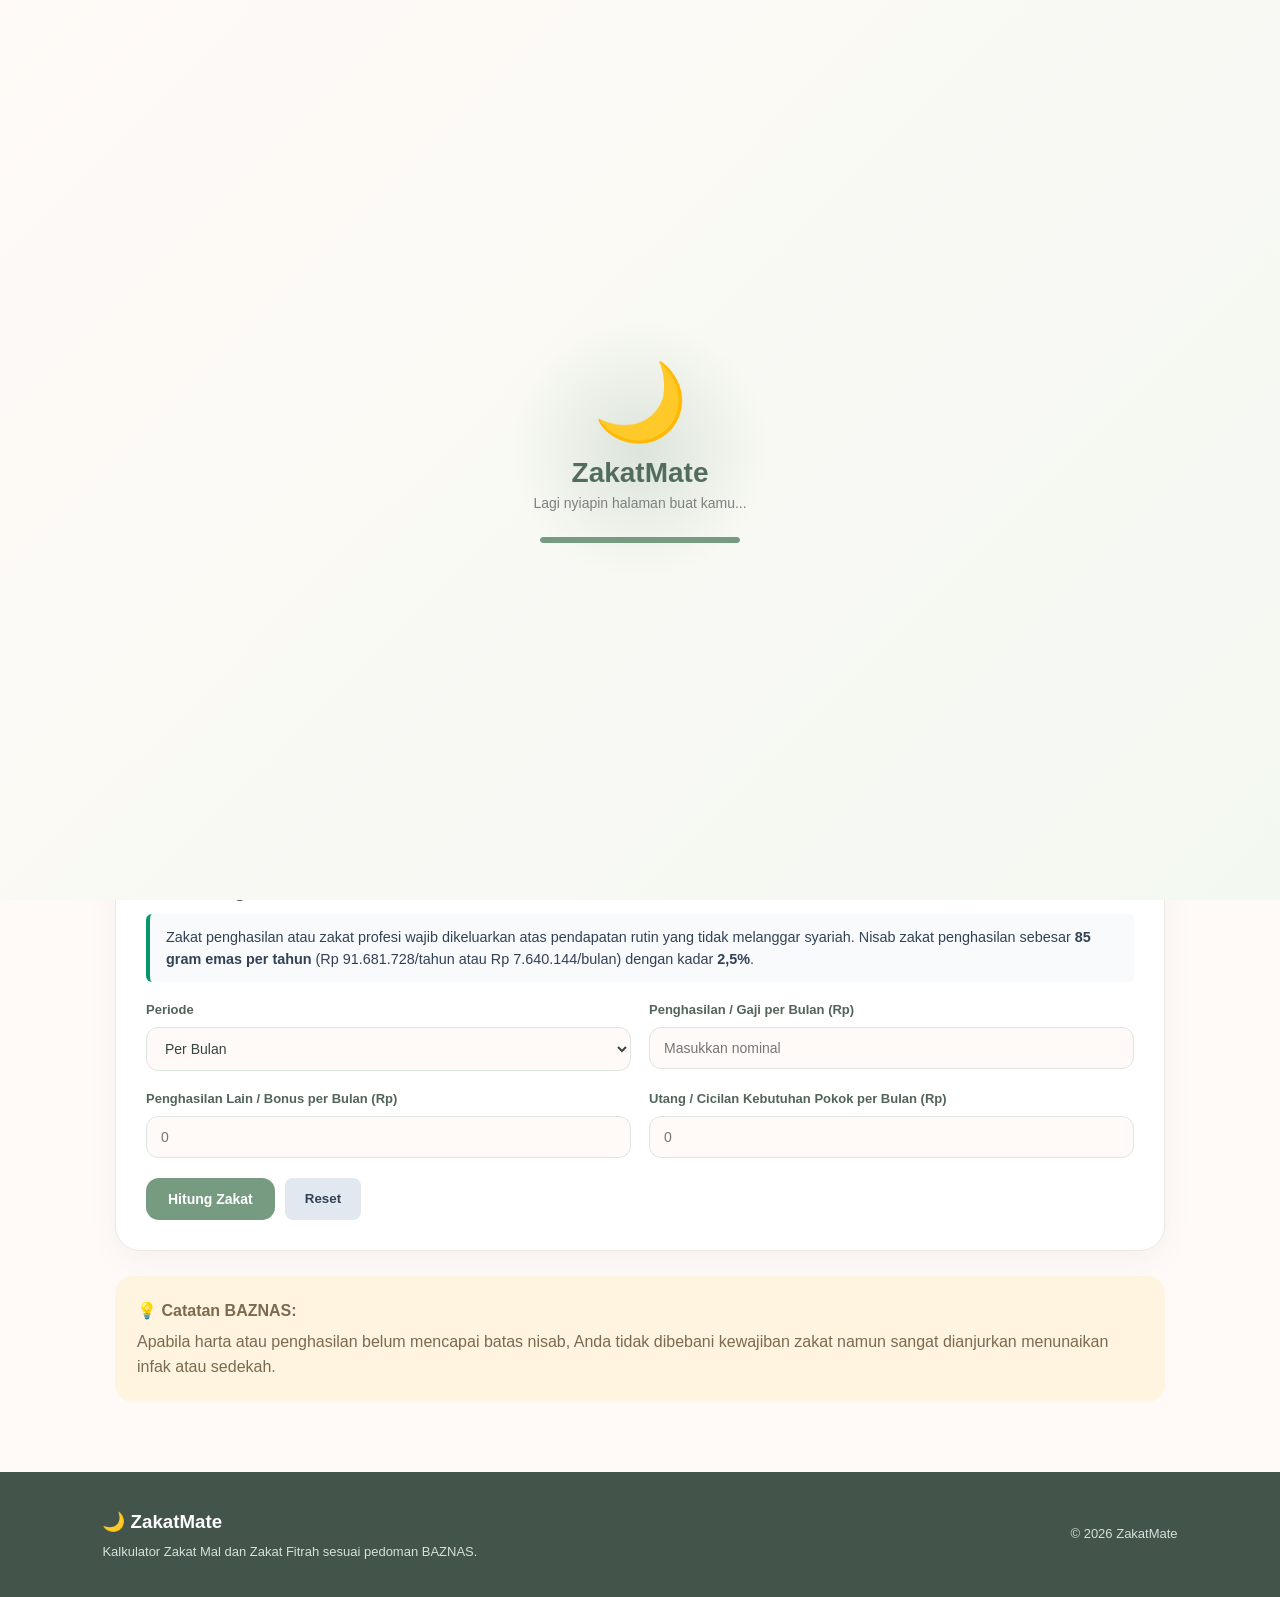
<file: kalkulator.html>
<!DOCTYPE html>
<html lang="id">
<head>
    <meta charset="UTF-8">
    <meta name="viewport" content="width=device-width, initial-scale=1.0">
    <title>ZakatMate - Kalkulator Zakat BAZNAS</title>
    <link rel="stylesheet" href="style.css">
    <script src="loader.js"></script>
    <style>
        /* Pastikan elemen interaktif selalu bisa diklik */
        .tabs, .tab-btn, .btn-calc, .btn-reset, .btn-toggle-acuan, .btn-salur, input, select {
            position: relative;
            z-index: 5;
            pointer-events: auto !important;
        }
        .tab-panel {
            display: none;
        }
        .tab-panel.show {
            display: block !important;
        }
        .nisab-header-row {
            display: flex;
            justify-content: space-between;
            align-items: center;
            gap: 10px;
            flex-wrap: wrap;
        }
        .btn-toggle-acuan {
            background: transparent;
            border: 1px solid #059669;
            color: #059669;
            padding: 6px 12px;
            border-radius: 6px;
            font-size: 0.85rem;
            font-weight: 600;
            cursor: pointer;
        }
        .btn-toggle-acuan:hover {
            background: rgba(5, 150, 105, 0.08);
        }
        .nisab-banner {
            display: grid;
            grid-template-columns: repeat(auto-fit, minmax(210px, 1fr));
            gap: 12px;
            margin-top: 14px;
            padding: 14px;
            background: rgba(16, 185, 129, 0.08);
            border: 1px solid rgba(16, 185, 129, 0.25);
            border-radius: 10px;
        }
        .nisab-item span {
            display: block;
            font-size: 0.8rem;
            opacity: 0.85;
        }
        .nisab-item strong {
            font-size: 1.02rem;
            color: #059669;
        }
        .baznas-info-box {
            background: #f8fafc;
            border-left: 4px solid #059669;
            padding: 12px 16px;
            border-radius: 6px;
            margin-bottom: 18px;
            font-size: 0.9rem;
            line-height: 1.55;
            color: #334155;
        }
        .btn-group {
            display: flex;
            gap: 10px;
            flex-wrap: wrap;
            margin-top: 12px;
        }
        .btn-reset {
            background: #e2e8f0;
            color: #334155;
            border: none;
            padding: 12px 20px;
            border-radius: 8px;
            font-weight: 600;
            cursor: pointer;
        }
        .btn-reset:hover {
            background: #cbd5e1;
        }
        .result-box {
            display: none;
            margin-top: 20px;
            padding: 18px;
            border-radius: 10px;
            border: 1px solid #cbd5e1;
            background: #ffffff;
        }
        .result-box.show {
            display: block !important;
        }
        .result-box.wajib {
            border-color: #10b981;
            background: #ecfdf5;
        }
        .result-box.belum-wajib {
            border-color: #f59e0b;
            background: #fffbeb;
        }
        .status-badge {
            display: inline-block;
            padding: 4px 12px;
            border-radius: 999px;
            font-size: 0.82rem;
            font-weight: 700;
            margin-bottom: 10px;
        }
        .status-badge.wajib {
            background: #059669;
            color: #ffffff;
        }
        .status-badge.belum {
            background: #d97706;
            color: #ffffff;
        }
        .result-detail {
            width: 100%;
            border-collapse: collapse;
            margin: 10px 0;
            font-size: 0.92rem;
        }
        .result-detail td {
            padding: 7px 0;
            border-bottom: 1px dashed rgba(0, 0, 0, 0.12);
        }
        .result-detail td:last-child {
            text-align: right;
            font-weight: 600;
        }
        .result-total {
            font-size: 1.2rem;
            font-weight: 700;
            color: #047857;
            margin-top: 12px;
        }
        .btn-salur {
            display: inline-block;
            margin-top: 12px;
            padding: 10px 18px;
            background: #059669;
            color: #fff;
            text-decoration: none;
            border-radius: 8px;
            font-weight: 600;
            font-size: 0.9rem;
        }
        .btn-salur:hover {
            background: #047857;
        }
        input[readonly] {
            background-color: #f1f5f9;
            color: #475569;
            cursor: not-allowed;
        }
    </style>
</head>
<body>

<header>
    <div class="logo">🌙 ZakatMate</div>
    <nav>
        <a href="index.html">Beranda</a>
        <a href="dashboard.html">Dashboard</a>
        <a href="kalkulator.html" class="active">Kalkulator</a>
        <a href="zakat.html">Informasi Zakat</a>
        <a href="nisab.html">Nisab</a>
        <a href="penyaluran.html">Penyaluran</a>
    </nav>
</header>

<section class="page-header green-header">
    <span class="badge">🧮 Kalkulator Zakat</span>
    <h1>Kalkulator Zakat BAZNAS</h1>
    <p>Hitung kewajiban Zakat Mal dan Zakat Fitrah sesuai ketentuan dan rumus resmi BAZNAS.</p>
</section>

<section class="content">

    <!-- Acuan Nisab Resmi BAZNAS -->
    <div class="calc-card">
        <div class="nisab-header-row">
            <div>
                <h3>📌 Acuan Nisab Resmi BAZNAS</h3>
                <p class="calc-hint" style="margin-bottom:0;">Mengacu pada SK Ketua BAZNAS No. 15 Tahun 2026 &amp; standar 85 gram emas.</p>
            </div>
            <button type="button" class="btn-toggle-acuan" id="toggleAcuan">🔓 Ubah Acuan</button>
        </div>

        <div class="nisab-banner">
            <div class="nisab-item">
                <span>Nisab Penghasilan &amp; Jasa / Tahun</span>
                <strong id="displayNisabPenghasilanTahun">Rp 91.681.728</strong>
            </div>
            <div class="nisab-item">
                <span>Nisab Penghasilan / Bulan (÷ 12)</span>
                <strong id="displayNisabPenghasilanBulan">Rp 7.640.144</strong>
            </div>
            <div class="nisab-item">
                <span>Nisab Zakat Mal (85 gr Emas)</span>
                <strong id="displayNisabMal">Rp 246.500.000</strong>
            </div>
        </div>

        <div class="form-grid" id="panelEditAcuan" style="display: none; margin-top: 16px;">
            <div class="form-group">
                <label for="nisabPenghasilanTahun">Nisab Penghasilan &amp; Jasa per Tahun (Rp)</label>
                <input type="text" id="nisabPenghasilanTahun" class="rupiah-input" inputmode="numeric" value="91.681.728" readonly>
            </div>
            <div class="form-group">
                <label for="hargaEmas">Harga Emas 24K per Gram untuk Zakat Mal (Rp)</label>
                <input type="text" id="hargaEmas" class="rupiah-input" inputmode="numeric" value="2.900.000" readonly>
            </div>
            <div class="form-group">
                <label for="hargaPerak">Harga Perak Murni per Gram (Rp)</label>
                <input type="text" id="hargaPerak" class="rupiah-input" inputmode="numeric" value="25.500" readonly>
            </div>
        </div>
    </div>

    <!-- Tab Utama: Zakat Mal & Zakat Fitrah -->
    <div class="tabs">
        <button type="button" class="tab-btn active" data-group="main" data-target="tabMal">💰 Zakat Mal</button>
        <button type="button" class="tab-btn" data-group="main" data-target="tabFitrah">🌾 Zakat Fitrah</button>
    </div>

    <!-- ===== ZAKAT MAL ===== -->
    <div class="tab-panel show" data-group="main" id="tabMal">

        <div class="tabs sub-tabs">
            <button type="button" class="tab-btn active" data-group="mal" data-target="malPenghasilan">💼 Penghasilan</button>
            <button type="button" class="tab-btn" data-group="mal" data-target="malPerusahaan">🏢 Perusahaan</button>
            <button type="button" class="tab-btn" data-group="mal" data-target="malPerdagangan">🏪 Perdagangan</button>
            <button type="button" class="tab-btn" data-group="mal" data-target="malEmas">💎 Emas</button>
            <button type="button" class="tab-btn" data-group="mal" data-target="malPerak">🪙 Perak</button>
            <button type="button" class="tab-btn" data-group="mal" data-target="malTabungan">🏦 Tabungan &amp; Saham</button>
            <button type="button" class="tab-btn" data-group="mal" data-target="malPertanian">🌾 Pertanian</button>
            <button type="button" class="tab-btn" data-group="mal" data-target="malPeternakan">🐄 Peternakan</button>
            <button type="button" class="tab-btn" data-group="mal" data-target="malRikaz">🏺 Rikaz</button>
        </div>

        <!-- 1. ZAKAT PENGHASILAN -->
        <div class="tab-panel show" data-group="mal" id="malPenghasilan">
            <div class="calc-card">
                <h3>Zakat Penghasilan</h3>
                <div class="baznas-info-box">
                    Zakat penghasilan atau zakat profesi wajib dikeluarkan atas pendapatan rutin yang tidak melanggar syariah. Nisab zakat penghasilan sebesar <strong>85 gram emas per tahun</strong> (Rp 91.681.728/tahun atau Rp 7.640.144/bulan) dengan kadar <strong>2,5%</strong>.
                </div>
                <div class="form-grid">
                    <div class="form-group">
                        <label for="periodePenghasilan">Periode</label>
                        <select id="periodePenghasilan">
                            <option value="bulan">Per Bulan</option>
                            <option value="tahun">Per Tahun</option>
                        </select>
                    </div>
                    <div class="form-group">
                        <label for="gaji" id="labelGaji">Penghasilan / Gaji per Bulan (Rp)</label>
                        <input type="text" id="gaji" class="rupiah-input" inputmode="numeric" placeholder="Masukkan nominal">
                    </div>
                    <div class="form-group">
                        <label for="gajiLain" id="labelGajiLain">Penghasilan Lain / Bonus per Bulan (Rp)</label>
                        <input type="text" id="gajiLain" class="rupiah-input" inputmode="numeric" placeholder="0">
                    </div>
                    <div class="form-group">
                        <label for="cicilan" id="labelCicilan">Utang / Cicilan Kebutuhan Pokok per Bulan (Rp)</label>
                        <input type="text" id="cicilan" class="rupiah-input" inputmode="numeric" placeholder="0">
                    </div>
                </div>
                <div class="btn-group">
                    <button type="button" class="btn-calc" id="hitungPenghasilan">Hitung Zakat</button>
                    <button type="button" class="btn-reset" data-reset="malPenghasilan">Reset</button>
                </div>
                <div id="hasilPenghasilan" class="result-box"></div>
            </div>
        </div>

        <!-- 2. ZAKAT PERUSAHAAN -->
        <div class="tab-panel" data-group="mal" id="malPerusahaan">
            <div class="calc-card">
                <h3>Zakat Perusahaan</h3>
                <div class="baznas-info-box">
                    Sesuai pedoman BAZNAS: <strong>Perusahaan Jasa</strong> dihitung <strong>2,5%</strong> dari pendapatan sebelum pajak / laba bersih; <strong>Perusahaan Dagang / Industri</strong> dihitung <strong>2,5%</strong> dari aktiva lancar dikurangi pasiva lancar setelah mencapai haul 1 tahun dan nisab.
                </div>
                <div class="form-grid">
                    <div class="form-group">
                        <label for="jenisPerusahaan">Jenis Perusahaan</label>
                        <select id="jenisPerusahaan">
                            <option value="jasa">Perusahaan Jasa</option>
                            <option value="dagang">Perusahaan Dagang / Industri</option>
                        </select>
                    </div>
                    <div class="form-group" id="groupLabaJasa">
                        <label for="labaJasa">Pendapatan Sebelum Pajak / Laba Bersih (Rp)</label>
                        <input type="text" id="labaJasa" class="rupiah-input" inputmode="numeric" placeholder="Masukkan nominal">
                    </div>
                    <div class="form-group" id="groupAktiva" style="display: none;">
                        <label for="aktivaLancar">Aktiva Lancar (Rp)</label>
                        <input type="text" id="aktivaLancar" class="rupiah-input" inputmode="numeric" placeholder="Masukkan nominal">
                    </div>
                    <div class="form-group" id="groupPasiva" style="display: none;">
                        <label for="pasivaLancar">Pasiva Lancar (Rp)</label>
                        <input type="text" id="pasivaLancar" class="rupiah-input" inputmode="numeric" placeholder="0">
                    </div>
                    <div class="form-group">
                        <label for="haulPerusahaan">Sudah Mencapai Haul (1 Tahun)?</label>
                        <select id="haulPerusahaan">
                            <option value="ya">Ya</option>
                            <option value="tidak">Belum</option>
                        </select>
                    </div>
                </div>
                <div class="btn-group">
                    <button type="button" class="btn-calc" id="hitungPerusahaan">Hitung Zakat</button>
                    <button type="button" class="btn-reset" data-reset="malPerusahaan">Reset</button>
                </div>
                <div id="hasilPerusahaan" class="result-box"></div>
            </div>
        </div>

        <!-- 3. ZAKAT PERDAGANGAN -->
        <div class="tab-panel" data-group="mal" id="malPerdagangan">
            <div class="calc-card">
                <h3>Zakat Perdagangan</h3>
                <div class="baznas-info-box">
                    Rumus resmi BAZNAS: <strong>((Modal yang Diputar + Keuntungan + Piutang yang Dapat Dicairkan) − (Utang Jatuh Tempo + Kerugian)) × 2,5%</strong>. Wajib ditunaikan apabila harta bersih usaha mencapai nisab <strong>85 gram emas</strong> dan berjalan 1 tahun (haul).
                </div>
                <div class="form-grid">
                    <div class="form-group">
                        <label for="modalDagang">Modal yang Diputar (Rp)</label>
                        <input type="text" id="modalDagang" class="rupiah-input" inputmode="numeric" placeholder="Masukkan nominal">
                    </div>
                    <div class="form-group">
                        <label for="untungDagang">Keuntungan (Rp)</label>
                        <input type="text" id="untungDagang" class="rupiah-input" inputmode="numeric" placeholder="0">
                    </div>
                    <div class="form-group">
                        <label for="piutangDagang">Piutang yang Dapat Dicairkan (Rp)</label>
                        <input type="text" id="piutangDagang" class="rupiah-input" inputmode="numeric" placeholder="0">
                    </div>
                    <div class="form-group">
                        <label for="utangDagang">Utang Jatuh Tempo (Rp)</label>
                        <input type="text" id="utangDagang" class="rupiah-input" inputmode="numeric" placeholder="0">
                    </div>
                    <div class="form-group">
                        <label for="rugiDagang">Kerugian (Rp)</label>
                        <input type="text" id="rugiDagang" class="rupiah-input" inputmode="numeric" placeholder="0">
                    </div>
                    <div class="form-group">
                        <label for="haulDagang">Sudah Mencapai Haul (1 Tahun)?</label>
                        <select id="haulDagang">
                            <option value="ya">Ya</option>
                            <option value="tidak">Belum</option>
                        </select>
                    </div>
                </div>
                <div class="btn-group">
                    <button type="button" class="btn-calc" id="hitungDagang">Hitung Zakat</button>
                    <button type="button" class="btn-reset" data-reset="malPerdagangan">Reset</button>
                </div>
                <div id="hasilDagang" class="result-box"></div>
            </div>
        </div>

        <!-- 4. ZAKAT EMAS -->
        <div class="tab-panel" data-group="mal" id="malEmas">
            <div class="calc-card">
                <h3>Zakat Emas</h3>
                <div class="baznas-info-box">
                    Zakat emas wajib dikeluarkan apabila emas simpanan (di luar perhiasan yang dipakai sehari-hari secara wajar) mencapai nisab <strong>85 gram</strong> dan tersimpan selama <strong>1 tahun (haul)</strong> dengan kadar zakat <strong>2,5%</strong>.
                </div>
                <div class="form-grid">
                    <div class="form-group">
                        <label for="gramEmas">Jumlah Emas yang Dimiliki (gram)</label>
                        <input type="number" id="gramEmas" min="0" step="0.01" placeholder="Contoh: 100">
                    </div>
                    <div class="form-group">
                        <label for="gramDipakai">Emas yang Dipakai Perhiasan (gram)</label>
                        <input type="number" id="gramDipakai" min="0" step="0.01" placeholder="0">
                    </div>
                    <div class="form-group">
                        <label for="haulEmas">Sudah Mencapai Haul (1 Tahun)?</label>
                        <select id="haulEmas">
                            <option value="ya">Ya</option>
                            <option value="tidak">Belum</option>
                        </select>
                    </div>
                </div>
                <div class="btn-group">
                    <button type="button" class="btn-calc" id="hitungEmas">Hitung Zakat</button>
                    <button type="button" class="btn-reset" data-reset="malEmas">Reset</button>
                </div>
                <div id="hasilEmas" class="result-box"></div>
            </div>
        </div>

        <!-- 5. ZAKAT PERAK -->
        <div class="tab-panel" data-group="mal" id="malPerak">
            <div class="calc-card">
                <h3>Zakat Perak</h3>
                <div class="baznas-info-box">
                    Sesuai pedoman BAZNAS, zakat perak wajib dikeluarkan apabila perak simpanan mencapai nisab <strong>595 gram perak</strong> dan telah dimiliki selama <strong>1 tahun (haul)</strong> dengan kadar zakat <strong>2,5%</strong>.
                </div>
                <div class="form-grid">
                    <div class="form-group">
                        <label for="gramPerak">Jumlah Perak Simpanan (gram)</label>
                        <input type="number" id="gramPerak" min="0" step="0.01" placeholder="Contoh: 650">
                    </div>
                    <div class="form-group">
                        <label for="haulPerak">Sudah Mencapai Haul (1 Tahun)?</label>
                        <select id="haulPerak">
                            <option value="ya">Ya</option>
                            <option value="tidak">Belum</option>
                        </select>
                    </div>
                </div>
                <div class="btn-group">
                    <button type="button" class="btn-calc" id="hitungPerak">Hitung Zakat</button>
                    <button type="button" class="btn-reset" data-reset="malPerak">Reset</button>
                </div>
                <div id="hasilPerak" class="result-box"></div>
            </div>
        </div>

        <!-- 6. ZAKAT TABUNGAN & SAHAM -->
        <div class="tab-panel" data-group="mal" id="malTabungan">
            <div class="calc-card">
                <h3>Zakat Tabungan &amp; Saham</h3>
                <div class="baznas-info-box">
                    Zakat tabungan, deposito, maupun saham/investasi wajib ditunaikan apabila total nilai aset bersih mencapai nisab setara <strong>85 gram emas</strong> dan telah bertahan selama <strong>1 tahun (haul)</strong> dengan kadar <strong>2,5%</strong>.
                </div>
                <div class="form-grid">
                    <div class="form-group">
                        <label for="saldoTabungan">Saldo Tabungan / Nilai Aset Saham &amp; Dividen (Rp)</label>
                        <input type="text" id="saldoTabungan" class="rupiah-input" inputmode="numeric" placeholder="Masukkan nominal">
                    </div>
                    <div class="form-group">
                        <label for="bungaTabungan">Bunga Bank Konvensional / Pengurang (Rp)</label>
                        <input type="text" id="bungaTabungan" class="rupiah-input" inputmode="numeric" placeholder="0">
                    </div>
                    <div class="form-group">
                        <label for="haulTabungan">Sudah Mencapai Haul (1 Tahun)?</label>
                        <select id="haulTabungan">
                            <option value="ya">Ya</option>
                            <option value="tidak">Belum</option>
                        </select>
                    </div>
                </div>
                <div class="btn-group">
                    <button type="button" class="btn-calc" id="hitungTabungan">Hitung Zakat</button>
                    <button type="button" class="btn-reset" data-reset="malTabungan">Reset</button>
                </div>
                <div id="hasilTabungan" class="result-box"></div>
            </div>
        </div>

        <!-- 7. ZAKAT PERTANIAN -->
        <div class="tab-panel" data-group="mal" id="malPertanian">
            <div class="calc-card">
                <h3>Zakat Pertanian</h3>
                <div class="baznas-info-box">
                    Zakat pertanian ditunaikan langsung <strong>setiap panen</strong> (tanpa syarat haul) apabila hasil mencapai nisab <strong>653 kg gabah</strong> atau <strong>522 kg beras</strong>. Kadar zakat <strong>10%</strong> untuk tadah hujan/alami, dan <strong>5%</strong> jika menggunakan irigasi berbiaya.
                </div>
                <div class="form-grid">
                    <div class="form-group">
                        <label for="jenisPanen">Jenis Hasil Panen</label>
                        <select id="jenisPanen">
                            <option value="522">Beras (Nisab 522 kg)</option>
                            <option value="653">Gabah (Nisab 653 kg)</option>
                        </select>
                    </div>
                    <div class="form-group">
                        <label for="pengairan">Sistem Pengairan</label>
                        <select id="pengairan">
                            <option value="0.10">Tadah Hujan / Alami (Kadar 10%)</option>
                            <option value="0.05">Irigasi / Berbiaya (Kadar 5%)</option>
                        </select>
                    </div>
                    <div class="form-group">
                        <label for="hasilPanen">Total Hasil Panen (kg)</label>
                        <input type="number" id="hasilPanen" min="0" step="0.1" placeholder="Contoh: 1000">
                    </div>
                    <div class="form-group">
                        <label for="hargaPanen">Harga Jual per kg (Rp - Opsional)</label>
                        <input type="text" id="hargaPanen" class="rupiah-input" inputmode="numeric" placeholder="0">
                    </div>
                </div>
                <div class="btn-group">
                    <button type="button" class="btn-calc" id="hitungPertanian">Hitung Zakat</button>
                    <button type="button" class="btn-reset" data-reset="malPertanian">Reset</button>
                </div>
                <div id="hasilPertanian" class="result-box"></div>
            </div>
        </div>

        <!-- 8. ZAKAT PETERNAKAN -->
        <div class="tab-panel" data-group="mal" id="malPeternakan">
            <div class="calc-card">
                <h3>Zakat Peternakan</h3>
                <div class="baznas-info-box">
                    Zakat peternakan dikenakan atas hewan ternak yang digembalakan dan telah mencapai <strong>haul 1 tahun</strong> dengan nisab minimal <strong>40 ekor</strong> untuk kambing/domba atau <strong>30 ekor</strong> untuk sapi/kerbau.
                </div>
                <div class="form-grid">
                    <div class="form-group">
                        <label for="jenisTernak">Jenis Hewan Ternak</label>
                        <select id="jenisTernak">
                            <option value="kambing">Kambing / Domba (Nisab 40 ekor)</option>
                            <option value="sapi">Sapi / Kerbau (Nisab 30 ekor)</option>
                        </select>
                    </div>
                    <div class="form-group">
                        <label for="jumlahTernak">Jumlah Hewan Ternak (ekor)</label>
                        <input type="number" id="jumlahTernak" min="0" step="1" placeholder="Contoh: 45">
                    </div>
                    <div class="form-group">
                        <label for="haulTernak">Sudah Mencapai Haul (1 Tahun)?</label>
                        <select id="haulTernak">
                            <option value="ya">Ya</option>
                            <option value="tidak">Belum</option>
                        </select>
                    </div>
                </div>
                <div class="btn-group">
                    <button type="button" class="btn-calc" id="hitungPeternakan">Hitung Zakat</button>
                    <button type="button" class="btn-reset" data-reset="malPeternakan">Reset</button>
                </div>
                <div id="hasilPeternakan" class="result-box"></div>
            </div>
        </div>

        <!-- 9. ZAKAT RIKAZ -->
        <div class="tab-panel" data-group="mal" id="malRikaz">
            <div class="calc-card">
                <h3>Zakat Rikaz (Barang Temuan)</h3>
                <div class="baznas-info-box">
                    Zakat rikaz adalah zakat atas harta karun atau barang berharga temuan terpendam yang tidak diketahui pemiliknya. <strong>Tidak memiliki syarat nisab maupun haul</strong>, langsung ditunaikan saat ditemukan sebesar <strong>20%</strong>.
                </div>
                <div class="form-grid">
                    <div class="form-group">
                        <label for="nilaiRikaz">Taksiran Nilai Harta Temuan (Rp)</label>
                        <input type="text" id="nilaiRikaz" class="rupiah-input" inputmode="numeric" placeholder="Masukkan nominal">
                    </div>
                </div>
                <div class="btn-group">
                    <button type="button" class="btn-calc" id="hitungRikaz">Hitung Zakat</button>
                    <button type="button" class="btn-reset" data-reset="malRikaz">Reset</button>
                </div>
                <div id="hasilRikaz" class="result-box"></div>
            </div>
        </div>

    </div>

    <!-- ===== ZAKAT FITRAH ===== -->
    <div class="tab-panel" data-group="main" id="tabFitrah">
        <div class="calc-card">
            <h3>Zakat Fitrah</h3>
            <div class="baznas-info-box">
                Sesuai ketentuan BAZNAS, besaran Zakat Fitrah adalah <strong>2,5 kg</strong> atau <strong>3,5 liter beras</strong> per jiwa, atau ditunaikan dengan uang tunai senilai harga beras konsumsi sehari-hari (acuan BAZNAS Rp 50.000/jiwa atau menyesuaikan harga beras setempat).
            </div>
            <div class="form-grid">
                <div class="form-group">
                    <label for="metodeFitrah">Metode Pembayaran</label>
                    <select id="metodeFitrah">
                        <option value="uang_sk">Uang Tunai (Nominal Acuan BAZNAS / Jiwa)</option>
                        <option value="beras_harga">Uang Tunai (2,5 kg × Harga Beras/kg)</option>
                        <option value="beras_fisik">Beras (2,5 kg / 3,5 Liter per Jiwa)</option>
                    </select>
                </div>
                <div class="form-group">
                    <label for="jumlahJiwa">Jumlah Jiwa (Orang)</label>
                    <input type="number" id="jumlahJiwa" min="1" value="1">
                </div>
                <div class="form-group" id="groupNominalFitrah">
                    <label for="nominalFitrahJiwa">Nominal Zakat Fitrah per Jiwa (Rp)</label>
                    <input type="text" id="nominalFitrahJiwa" class="rupiah-input" inputmode="numeric" value="50.000">
                </div>
                <div class="form-group" id="groupHargaBeras" style="display: none;">
                    <label for="hargaBeras">Harga Beras per kg (Rp)</label>
                    <input type="text" id="hargaBeras" class="rupiah-input" inputmode="numeric" value="20.000">
                </div>
            </div>
            <div class="btn-group">
                <button type="button" class="btn-calc" id="hitungFitrah">Hitung Zakat Fitrah</button>
                <button type="button" class="btn-reset" data-reset="tabFitrah">Reset</button>
            </div>
            <div id="hasilFitrah" class="result-box"></div>
        </div>
    </div>

    <div class="note">
        <strong>💡 Catatan BAZNAS:</strong>
        <p>
            Apabila harta atau penghasilan belum mencapai batas nisab, Anda tidak dibebani kewajiban zakat namun sangat dianjurkan menunaikan infak atau sedekah.
        </p>
    </div>

</section>

<footer>
    <div>
        <h3>🌙 ZakatMate</h3>
        <p>Kalkulator Zakat Mal dan Zakat Fitrah sesuai pedoman BAZNAS.</p>
    </div>
    <p>© 2026 ZakatMate</p>
</footer>

<script src="data.js"></script>
<script>
(function () {
    function initKalkulatorBaznas() {
        const formatRupiah = (angka) => {
            const nilai = Math.round(Number(angka) || 0);
            return "Rp " + nilai.toLocaleString("id-ID");
        };

        const parseRupiah = (str) => {
            if (!str) return 0;
            const bersih = String(str).replace(/[^0-9]/g, "");
            return parseInt(bersih, 10) || 0;
        };

        const getAcuanBaznas = () => {
            const elNisab = document.getElementById("nisabPenghasilanTahun");
            const elEmas = document.getElementById("hargaEmas");
            const elPerak = document.getElementById("hargaPerak");
            const nisabPenghasilanTahun = parseRupiah(elNisab ? elNisab.value : "") || 91681728;
            const nisabPenghasilanBulan = Math.round(nisabPenghasilanTahun / 12);
            const hargaEmas = parseRupiah(elEmas ? elEmas.value : "") || 2900000;
            const hargaPerak = parseRupiah(elPerak ? elPerak.value : "") || 25500;
            const nisabMalTahun = 85 * hargaEmas;
            const nisabPerakTahun = 595 * hargaPerak;
            return { nisabPenghasilanTahun, nisabPenghasilanBulan, hargaEmas, hargaPerak, nisabMalTahun, nisabPerakTahun };
        };

        const updateDisplayNisab = () => {
            const { nisabPenghasilanTahun, nisabPenghasilanBulan, nisabMalTahun } = getAcuanBaznas();
            const dTahun = document.getElementById("displayNisabPenghasilanTahun");
            const dBulan = document.getElementById("displayNisabPenghasilanBulan");
            const dMal = document.getElementById("displayNisabMal");
            if (dTahun) dTahun.textContent = formatRupiah(nisabPenghasilanTahun);
            if (dBulan) dBulan.textContent = formatRupiah(nisabPenghasilanBulan);
            if (dMal) dMal.textContent = formatRupiah(nisabMalTahun);
        };

        const terapkanAcuanKeForm = (cfg) => {
            const elNisab = document.getElementById("nisabPenghasilanTahun");
            const elEmas = document.getElementById("hargaEmas");
            const elPerak = document.getElementById("hargaPerak");
            const elFitrahJiwa = document.getElementById("nominalFitrahJiwa");
            const elHargaBeras = document.getElementById("hargaBeras");

            if (elNisab && cfg.nisabPenghasilanTahun) {
                elNisab.value = Math.round(Number(cfg.nisabPenghasilanTahun)).toLocaleString("id-ID");
            }
            if (elEmas && cfg.hargaEmas) {
                elEmas.value = Math.round(Number(cfg.hargaEmas)).toLocaleString("id-ID");
            }
            if (elPerak && cfg.hargaPerak) {
                elPerak.value = Math.round(Number(cfg.hargaPerak)).toLocaleString("id-ID");
            }
            if (elFitrahJiwa && cfg.nominalFitrah) {
                elFitrahJiwa.value = Math.round(Number(cfg.nominalFitrah)).toLocaleString("id-ID");
            }
            if (elHargaBeras && cfg.hargaBeras) {
                elHargaBeras.value = Math.round(Number(cfg.hargaBeras)).toLocaleString("id-ID");
            }

            updateDisplayNisab();
        };

        const muatAcuanDariJson = async () => {
            try {
                const res = await fetch("api-harga.json", { cache: "no-store" });
                if (!res.ok) return;
                const json = await res.json();
                const srv = json.data || json;
                terapkanAcuanKeForm(srv);
            } catch (_) {}
        };

        updateDisplayNisab();
        muatAcuanDariJson();

        // Format otomatis Rupiah untuk semua input nominal
        document.addEventListener("input", (e) => {
            const target = e.target;
            if (!target.classList || !target.classList.contains("rupiah-input")) return;
            const angka = parseRupiah(target.value);
            target.value = angka > 0 ? angka.toLocaleString("id-ID") : "";
            if (target.id === "nisabPenghasilanTahun" || target.id === "hargaEmas") {
                updateDisplayNisab();
            }
        });

        // Perubahan dropdown dinamis
        document.addEventListener("change", (e) => {
            const target = e.target;

            if (target.id === "periodePenghasilan") {
                const teks = target.value === "bulan" ? "per Bulan" : "per Tahun";
                document.getElementById("labelGaji").textContent = `Penghasilan / Gaji ${teks} (Rp)`;
                document.getElementById("labelGajiLain").textContent = `Penghasilan Lain / Bonus ${teks} (Rp)`;
                document.getElementById("labelCicilan").textContent = `Utang / Cicilan Kebutuhan Pokok ${teks} (Rp)`;
            }

            if (target.id === "jenisPerusahaan") {
                const isJasa = target.value === "jasa";
                document.getElementById("groupLabaJasa").style.display = isJasa ? "block" : "none";
                document.getElementById("groupAktiva").style.display = isJasa ? "none" : "block";
                document.getElementById("groupPasiva").style.display = isJasa ? "none" : "block";
            }

            if (target.id === "metodeFitrah") {
                const val = target.value;
                document.getElementById("groupNominalFitrah").style.display = val === "uang_sk" ? "block" : "none";
                document.getElementById("groupHargaBeras").style.display = val === "beras_harga" ? "block" : "none";
            }
        });

        const tampilkanHasil = (elementId, { wajib, barisDetail, nilaiUtama, pesanBelumWajib, jenisZakat }) => {
            const box = document.getElementById(elementId);
            if (!box) return;

            const rowsHtml = barisDetail
                .map(([label, val]) => `<tr><td>${label}</td><td>${val}</td></tr>`)
                .join("");

            const badgeHtml = wajib
                ? `<span class="status-badge wajib">✅ WAJIB ZAKAT</span>`
                : `<span class="status-badge belum">ℹ️ TIDAK WAJIB ZAKAT</span>`;

            const footerHtml = wajib
                ? `<div class="result-total">Jumlah Zakat yang Harus Dibayarkan: ${nilaiUtama}</div>`
                : `<p style="margin-top:10px; font-size:0.92rem; color:#92400e;">${pesanBelumWajib}</p>`;

            box.className = `result-box show ${wajib ? "wajib" : "belum-wajib"}`;
            box.innerHTML = `${badgeHtml}<table class="result-detail">${rowsHtml}</table>${footerHtml}`;

            try {
                localStorage.setItem("zakatmate_last_calc", JSON.stringify({
                    jenis: jenisZakat,
                    wajib,
                    nominal: nilaiUtama,
                    waktu: new Date().toISOString()
                }));
            } catch (_) {}
        };

        // Event delegation untuk semua klik tombol & tab
        let acuanTerkunci = true;
        document.addEventListener("click", (e) => {
            // 1. Klik Tab Utama & Sub-Tab
            const tabBtn = e.target.closest(".tab-btn");
            if (tabBtn) {
                const group = tabBtn.dataset.group;
                const targetId = tabBtn.dataset.target;
                document.querySelectorAll(`.tab-btn[data-group="${group}"]`).forEach((b) => b.classList.remove("active"));
                document.querySelectorAll(`.tab-panel[data-group="${group}"]`).forEach((p) => p.classList.remove("show"));
                tabBtn.classList.add("active");
                const panel = document.getElementById(targetId);
                if (panel) panel.classList.add("show");
                return;
            }

            // 2. Klik Toggle Ubah Acuan
            if (e.target.closest("#toggleAcuan")) {
                acuanTerkunci = !acuanTerkunci;
                const panelEdit = document.getElementById("panelEditAcuan");
                const inNisab = document.getElementById("nisabPenghasilanTahun");
                const inEmas = document.getElementById("hargaEmas");
                const inPerak = document.getElementById("hargaPerak");
                const btnToggle = document.getElementById("toggleAcuan");
                if (panelEdit) panelEdit.style.display = acuanTerkunci ? "none" : "grid";
                if (inNisab) inNisab.readOnly = acuanTerkunci;
                if (inEmas) inEmas.readOnly = acuanTerkunci;
                if (inPerak) inPerak.readOnly = acuanTerkunci;
                if (btnToggle) btnToggle.textContent = acuanTerkunci ? "🔓 Ubah Acuan" : "🔒 Kunci Acuan BAZNAS";
                return;
            }

            // 3. Klik Reset
            const resetBtn = e.target.closest(".btn-reset");
            if (resetBtn) {
                const panel = document.getElementById(resetBtn.dataset.reset);
                if (!panel) return;
                panel.querySelectorAll("input").forEach((inp) => {
                    if (inp.id === "jumlahJiwa") inp.value = "1";
                    else inp.value = "";
                });
                panel.querySelectorAll("select").forEach((sel) => {
                    sel.selectedIndex = 0;
                    sel.dispatchEvent(new Event("change", { bubbles: true }));
                });
                muatAcuanDariJson();
                const res = panel.querySelector(".result-box");
                if (res) {
                    res.className = "result-box";
                    res.innerHTML = "";
                }
                return;
            }

            // 4. Hitung Zakat Penghasilan
            if (e.target.closest("#hitungPenghasilan")) {
                const periode = document.getElementById("periodePenghasilan").value;
                const gaji = parseRupiah(document.getElementById("gaji").value);
                const gajiLain = parseRupiah(document.getElementById("gajiLain").value);
                const cicilan = parseRupiah(document.getElementById("cicilan").value);

                const penghasilanBersih = Math.max(0, gaji + gajiLain - cicilan);
                const { nisabPenghasilanTahun, nisabPenghasilanBulan } = getAcuanBaznas();
                const nisabBerlaku = periode === "bulan" ? nisabPenghasilanBulan : nisabPenghasilanTahun;

                const wajib = penghasilanBersih >= nisabBerlaku && penghasilanBersih > 0;
                const zakat = wajib ? penghasilanBersih * 0.025 : 0;

                tampilkanHasil("hasilPenghasilan", {
                    jenisZakat: "Zakat Penghasilan",
                    wajib,
                    barisDetail: [
                        ["Periode", periode === "bulan" ? "Per Bulan" : "Per Tahun"],
                        ["Jumlah Penghasilan Bersih", formatRupiah(penghasilanBersih)],
                        ["Nisab BAZNAS", formatRupiah(nisabBerlaku)],
                        ["Kadar Zakat", "2,5%"]
                    ],
                    nilaiUtama: formatRupiah(zakat),
                    pesanBelumWajib: "Penghasilan Anda belum mencapai nisab. Anda dapat menyalurkannya sebagai infak atau sedekah."
                });
                return;
            }

            // 5. Hitung Zakat Perusahaan
            if (e.target.closest("#hitungPerusahaan")) {
                const jenis = document.getElementById("jenisPerusahaan").value;
                const haul = document.getElementById("haulPerusahaan").value === "ya";
                const { nisabPenghasilanTahun, nisabMalTahun } = getAcuanBaznas();

                let objekZakat = 0;
                let nisabBerlaku = nisabMalTahun;
                const detail = [];

                if (jenis === "jasa") {
                    objekZakat = parseRupiah(document.getElementById("labaJasa").value);
                    nisabBerlaku = nisabPenghasilanTahun;
                    detail.push(["Kategori", "Perusahaan Jasa"]);
                    detail.push(["Pendapatan Sebelum Pajak / Laba Bersih", formatRupiah(objekZakat)]);
                } else {
                    const aktiva = parseRupiah(document.getElementById("aktivaLancar").value);
                    const pasiva = parseRupiah(document.getElementById("pasivaLancar").value);
                    objekZakat = Math.max(0, aktiva - pasiva);
                    nisabBerlaku = nisabMalTahun;
                    detail.push(["Kategori", "Perusahaan Dagang / Industri"]);
                    detail.push(["Aktiva Lancar − Pasiva Lancar", formatRupiah(objekZakat)]);
                }

                const wajib = haul && objekZakat >= nisabBerlaku && objekZakat > 0;
                const zakat = wajib ? objekZakat * 0.025 : 0;

                tampilkanHasil("hasilPerusahaan", {
                    jenisZakat: "Zakat Perusahaan",
                    wajib,
                    barisDetail: [
                        ...detail,
                        ["Nisab", formatRupiah(nisabBerlaku)],
                        ["Status Haul (1 Tahun)", haul ? "Terpenuhi" : "Belum Terpenuhi"]
                    ],
                    nilaiUtama: formatRupiah(zakat),
                    pesanBelumWajib: !haul
                        ? "Perusahaan belum mencapai haul 1 tahun."
                        : "Nilai harta kena zakat perusahaan belum mencapai nisab."
                });
                return;
            }

            // 6. Hitung Zakat Perdagangan
            if (e.target.closest("#hitungDagang")) {
                const modal = parseRupiah(document.getElementById("modalDagang").value);
                const untung = parseRupiah(document.getElementById("untungDagang").value);
                const piutang = parseRupiah(document.getElementById("piutangDagang").value);
                const utang = parseRupiah(document.getElementById("utangDagang").value);
                const rugi = parseRupiah(document.getElementById("rugiDagang").value);
                const haul = document.getElementById("haulDagang").value === "ya";

                const hartaBersih = Math.max(0, (modal + untung + piutang) - (utang + rugi));
                const { nisabMalTahun } = getAcuanBaznas();
                const wajib = haul && hartaBersih >= nisabMalTahun && hartaBersih > 0;
                const zakat = wajib ? hartaBersih * 0.025 : 0;

                tampilkanHasil("hasilDagang", {
                    jenisZakat: "Zakat Perdagangan",
                    wajib,
                    barisDetail: [
                        ["Harta Perdagangan Bersih", formatRupiah(hartaBersih)],
                        ["Nisab (85 gr Emas)", formatRupiah(nisabMalTahun)],
                        ["Status Haul (1 Tahun)", haul ? "Terpenuhi" : "Belum Terpenuhi"]
                    ],
                    nilaiUtama: formatRupiah(zakat),
                    pesanBelumWajib: !haul
                        ? "Usaha belum berjalan selama 1 tahun (haul)."
                        : "Harta perdagangan bersih belum mencapai nisab 85 gram emas."
                });
                return;
            }

            // 7. Hitung Zakat Emas
            if (e.target.closest("#hitungEmas")) {
                const totalGram = parseFloat(document.getElementById("gramEmas").value) || 0;
                const dipakaiGram = parseFloat(document.getElementById("gramDipakai").value) || 0;
                const haul = document.getElementById("haulEmas").value === "ya";

                const emasWajibZakat = Math.max(0, totalGram - dipakaiGram);
                const { hargaEmas, nisabMalTahun } = getAcuanBaznas();
                const nilaiRupiah = emasWajibZakat * hargaEmas;

                const wajib = haul && emasWajibZakat >= 85;
                const zakatGram = wajib ? emasWajibZakat * 0.025 : 0;
                const zakatRupiah = zakatGram * hargaEmas;

                tampilkanHasil("hasilEmas", {
                    jenisZakat: "Zakat Emas",
                    wajib,
                    barisDetail: [
                        ["Emas Simpanan Wajib Zakat", `${emasWajibZakat.toLocaleString("id-ID")} gram`],
                        ["Taksiran Nilai Emas", formatRupiah(nilaiRupiah)],
                        ["Batas Nisab", `85 gram (${formatRupiah(nisabMalTahun)})`],
                        ["Status Haul (1 Tahun)", haul ? "Terpenuhi" : "Belum Terpenuhi"]
                    ],
                    nilaiUtama: `${formatRupiah(zakatRupiah)} (${zakatGram.toFixed(2)} gram)`,
                    pesanBelumWajib: !haul
                        ? "Emas belum tersimpan selama 1 tahun (haul)."
                        : "Emas simpanan belum mencapai nisab 85 gram."
                });
                return;
            }

            // 8. Hitung Zakat Perak
            if (e.target.closest("#hitungPerak")) {
                const totalGram = parseFloat(document.getElementById("gramPerak").value) || 0;
                const haul = document.getElementById("haulPerak").value === "ya";

                const { hargaPerak, nisabPerakTahun } = getAcuanBaznas();
                const nilaiRupiah = totalGram * hargaPerak;

                const wajib = haul && totalGram >= 595;
                const zakatGram = wajib ? totalGram * 0.025 : 0;
                const zakatRupiah = zakatGram * hargaPerak;

                tampilkanHasil("hasilPerak", {
                    jenisZakat: "Zakat Perak",
                    wajib,
                    barisDetail: [
                        ["Perak Simpanan", `${totalGram.toLocaleString("id-ID")} gram`],
                        ["Taksiran Nilai Perak", formatRupiah(nilaiRupiah)],
                        ["Batas Nisab", `595 gram (${formatRupiah(nisabPerakTahun)})`],
                        ["Status Haul (1 Tahun)", haul ? "Terpenuhi" : "Belum Terpenuhi"]
                    ],
                    nilaiUtama: `${formatRupiah(zakatRupiah)} (${zakatGram.toFixed(2)} gram)`,
                    pesanBelumWajib: !haul
                        ? "Perak belum tersimpan selama 1 tahun (haul)."
                        : "Perak simpanan belum mencapai nisab 595 gram."
                });
                return;
            }

            // 9. Hitung Zakat Tabungan & Saham
            if (e.target.closest("#hitungTabungan")) {
                const saldo = parseRupiah(document.getElementById("saldoTabungan").value);
                const bunga = parseRupiah(document.getElementById("bungaTabungan").value);
                const haul = document.getElementById("haulTabungan").value === "ya";

                const hartaBersih = Math.max(0, saldo - bunga);
                const { nisabMalTahun } = getAcuanBaznas();
                const wajib = haul && hartaBersih >= nisabMalTahun && hartaBersih > 0;
                const zakat = wajib ? hartaBersih * 0.025 : 0;

                tampilkanHasil("hasilTabungan", {
                    jenisZakat: "Zakat Tabungan & Saham",
                    wajib,
                    barisDetail: [
                        ["Saldo / Nilai Aset Bersih", formatRupiah(hartaBersih)],
                        ["Nisab (85 gr Emas)", formatRupiah(nisabMalTahun)],
                        ["Status Haul (1 Tahun)", haul ? "Terpenuhi" : "Belum Terpenuhi"]
                    ],
                    nilaiUtama: formatRupiah(zakat),
                    pesanBelumWajib: !haul
                        ? "Tabungan / aset saham belum bertahan selama 1 tahun (haul)."
                        : "Saldo / nilai aset bersih belum mencapai nisab 85 gram emas."
                });
                return;
            }

            // 10. Hitung Zakat Pertanian
            if (e.target.closest("#hitungPertanian")) {
                const nisabKg = Number(document.getElementById("jenisPanen").value);
                const namaJenis = nisabKg === 522 ? "beras" : "gabah";
                const kadar = parseFloat(document.getElementById("pengairan").value);
                const hasilPanen = parseFloat(document.getElementById("hasilPanen").value) || 0;
                const hargaKg = parseRupiah(document.getElementById("hargaPanen").value);

                const wajib = hasilPanen >= nisabKg && hasilPanen > 0;
                const zakatKg = wajib ? hasilPanen * kadar : 0;
                const zakatRp = zakatKg * hargaKg;

                const nilaiUtama = hargaKg > 0
                    ? `${zakatKg.toLocaleString("id-ID")} kg ${namaJenis} (atau ${formatRupiah(zakatRp)})`
                    : `${zakatKg.toLocaleString("id-ID")} kg ${namaJenis}`;

                tampilkanHasil("hasilPertanian", {
                    jenisZakat: "Zakat Pertanian",
                    wajib,
                    barisDetail: [
                        ["Total Hasil Panen", `${hasilPanen.toLocaleString("id-ID")} kg ${namaJenis}`],
                        ["Batas Nisab", `${nisabKg} kg ${namaJenis}`],
                        ["Kadar Zakat", `${kadar * 100}% (${kadar === 0.1 ? "Tadah Hujan / Alami" : "Irigasi Berbiaya"})`]
                    ],
                    nilaiUtama,
                    pesanBelumWajib: `Hasil panen belum mencapai nisab ${nisabKg} kg ${namaJenis}.`
                });
                return;
            }

            // 11. Hitung Zakat Peternakan
            if (e.target.closest("#hitungPeternakan")) {
                const jenis = document.getElementById("jenisTernak").value;
                const jumlah = Math.max(0, parseInt(document.getElementById("jumlahTernak").value, 10) || 0);
                const haul = document.getElementById("haulTernak").value === "ya";

                let wajib = false;
                let zakatTernak = "";
                const labelHewan = jenis === "kambing" ? "Kambing / Domba" : "Sapi / Kerbau";
                const nisabTernak = jenis === "kambing" ? "40 ekor" : "30 ekor";

                if (haul) {
                    if (jenis === "kambing" && jumlah >= 40) {
                        wajib = true;
                        if (jumlah <= 120) zakatTernak = "1 ekor kambing/domba";
                        else if (jumlah <= 200) zakatTernak = "2 ekor kambing/domba";
                        else if (jumlah <= 399) zakatTernak = "3 ekor kambing/domba";
                        else {
                            const ekor = Math.floor(jumlah / 100);
                            zakatTernak = `${ekor} ekor kambing/domba (1 ekor tiap kelipatan 100)`;
                        }
                    } else if (jenis === "sapi" && jumlah >= 30) {
                        wajib = true;
                        if (jumlah <= 39) zakatTernak = "1 ekor sapi tabi' (umur 1 tahun)";
                        else if (jumlah <= 59) zakatTernak = "1 ekor sapi musinnah (umur 2 tahun)";
                        else if (jumlah <= 69) zakatTernak = "2 ekor sapi tabi' (umur 1 tahun)";
                        else if (jumlah <= 79) zakatTernak = "1 ekor sapi tabi' (1 thn) & 1 ekor musinnah (2 thn)";
                        else {
                            // Kombinasi optimal kelipatan 30 (tabi') dan 40 (musinnah)
                            let bestTotal = -1;
                            let bestTabi = 0;
                            let bestMusinnah = 0;
                            for (let m = 0; m * 40 <= jumlah; m++) {
                                const t = Math.floor((jumlah - m * 40) / 30);
                                const covered = m * 40 + t * 30;
                                if (covered > bestTotal) {
                                    bestTotal = covered;
                                    bestTabi = t;
                                    bestMusinnah = m;
                                }
                            }
                            const bagian = [];
                            if (bestTabi > 0) bagian.push(`${bestTabi} ekor sapi tabi' (1 thn)`);
                            if (bestMusinnah > 0) bagian.push(`${bestMusinnah} ekor sapi musinnah (2 thn)`);
                            zakatTernak = bagian.join(" & ");
                        }
                    }
                }

                tampilkanHasil("hasilPeternakan", {
                    jenisZakat: "Zakat Peternakan",
                    wajib,
                    barisDetail: [
                        ["Jenis Ternak", labelHewan],
                        ["Jumlah Ternak", `${jumlah.toLocaleString("id-ID")} ekor`],
                        ["Batas Nisab", nisabTernak],
                        ["Status Haul (1 Tahun)", haul ? "Terpenuhi" : "Belum Terpenuhi"]
                    ],
                    nilaiUtama: zakatTernak,
                    pesanBelumWajib: !haul
                        ? "Hewan ternak belum dimiliki selama 1 tahun (haul)."
                        : `Jumlah ternak belum mencapai nisab minimal (${nisabTernak}).`
                });
                return;
            }

            // 12. Hitung Zakat Rikaz
            if (e.target.closest("#hitungRikaz")) {
                const nilai = parseRupiah(document.getElementById("nilaiRikaz").value);
                const wajib = nilai > 0;
                const zakat = wajib ? nilai * 0.20 : 0;

                tampilkanHasil("hasilRikaz", {
                    jenisZakat: "Zakat Rikaz",
                    wajib,
                    barisDetail: [
                        ["Taksiran Nilai Harta Temuan", formatRupiah(nilai)],
                        ["Syarat Nisab & Haul", "Tidak ada (langsung saat ditemukan)"],
                        ["Kadar Zakat", "20%"]
                    ],
                    nilaiUtama: formatRupiah(zakat),
                    pesanBelumWajib: "Masukkan taksiran nilai harta temuan terlebih dahulu."
                });
                return;
            }

            // 13. Hitung Zakat Fitrah
            if (e.target.closest("#hitungFitrah")) {
                const metode = document.getElementById("metodeFitrah").value;
                const jiwa = Math.max(1, parseInt(document.getElementById("jumlahJiwa").value, 10) || 1);

                const totalKg = jiwa * 2.5;
                const totalLiter = jiwa * 3.5;

                let nilaiUtama = "";
                const detail = [
                    ["Jumlah Jiwa", `${jiwa} orang`],
                    ["Takaran Beras Standar BAZNAS", `${totalKg.toLocaleString("id-ID")} kg / ${totalLiter.toLocaleString("id-ID")} liter`]
                ];

                if (metode === "uang_sk") {
                    const perJiwa = parseRupiah(document.getElementById("nominalFitrahJiwa").value);
                    const totalUang = jiwa * perJiwa;
                    detail.push(["Besaran per Jiwa", formatRupiah(perJiwa)]);
                    nilaiUtama = `${formatRupiah(totalUang)} (atau ${totalKg.toLocaleString("id-ID")} kg beras)`;
                } else if (metode === "beras_harga") {
                    const hargaBeras = parseRupiah(document.getElementById("hargaBeras").value);
                    const totalUang = totalKg * hargaBeras;
                    detail.push(["Harga Beras per kg", formatRupiah(hargaBeras)]);
                    nilaiUtama = `${formatRupiah(totalUang)} (atau ${totalKg.toLocaleString("id-ID")} kg beras)`;
                } else {
                    nilaiUtama = `${totalKg.toLocaleString("id-ID")} kg atau ${totalLiter.toLocaleString("id-ID")} liter beras`;
                }

                tampilkanHasil("hasilFitrah", {
                    jenisZakat: "Zakat Fitrah",
                    wajib: true,
                    barisDetail: detail,
                    nilaiUtama,
                    pesanBelumWajib: ""
                });
            }
        });
    }

    if (document.readyState === "loading") {
        document.addEventListener("DOMContentLoaded", initKalkulatorBaznas);
    } else {
        initKalkulatorBaznas();
    }
})();
</script>
</body>
</html>
</file>
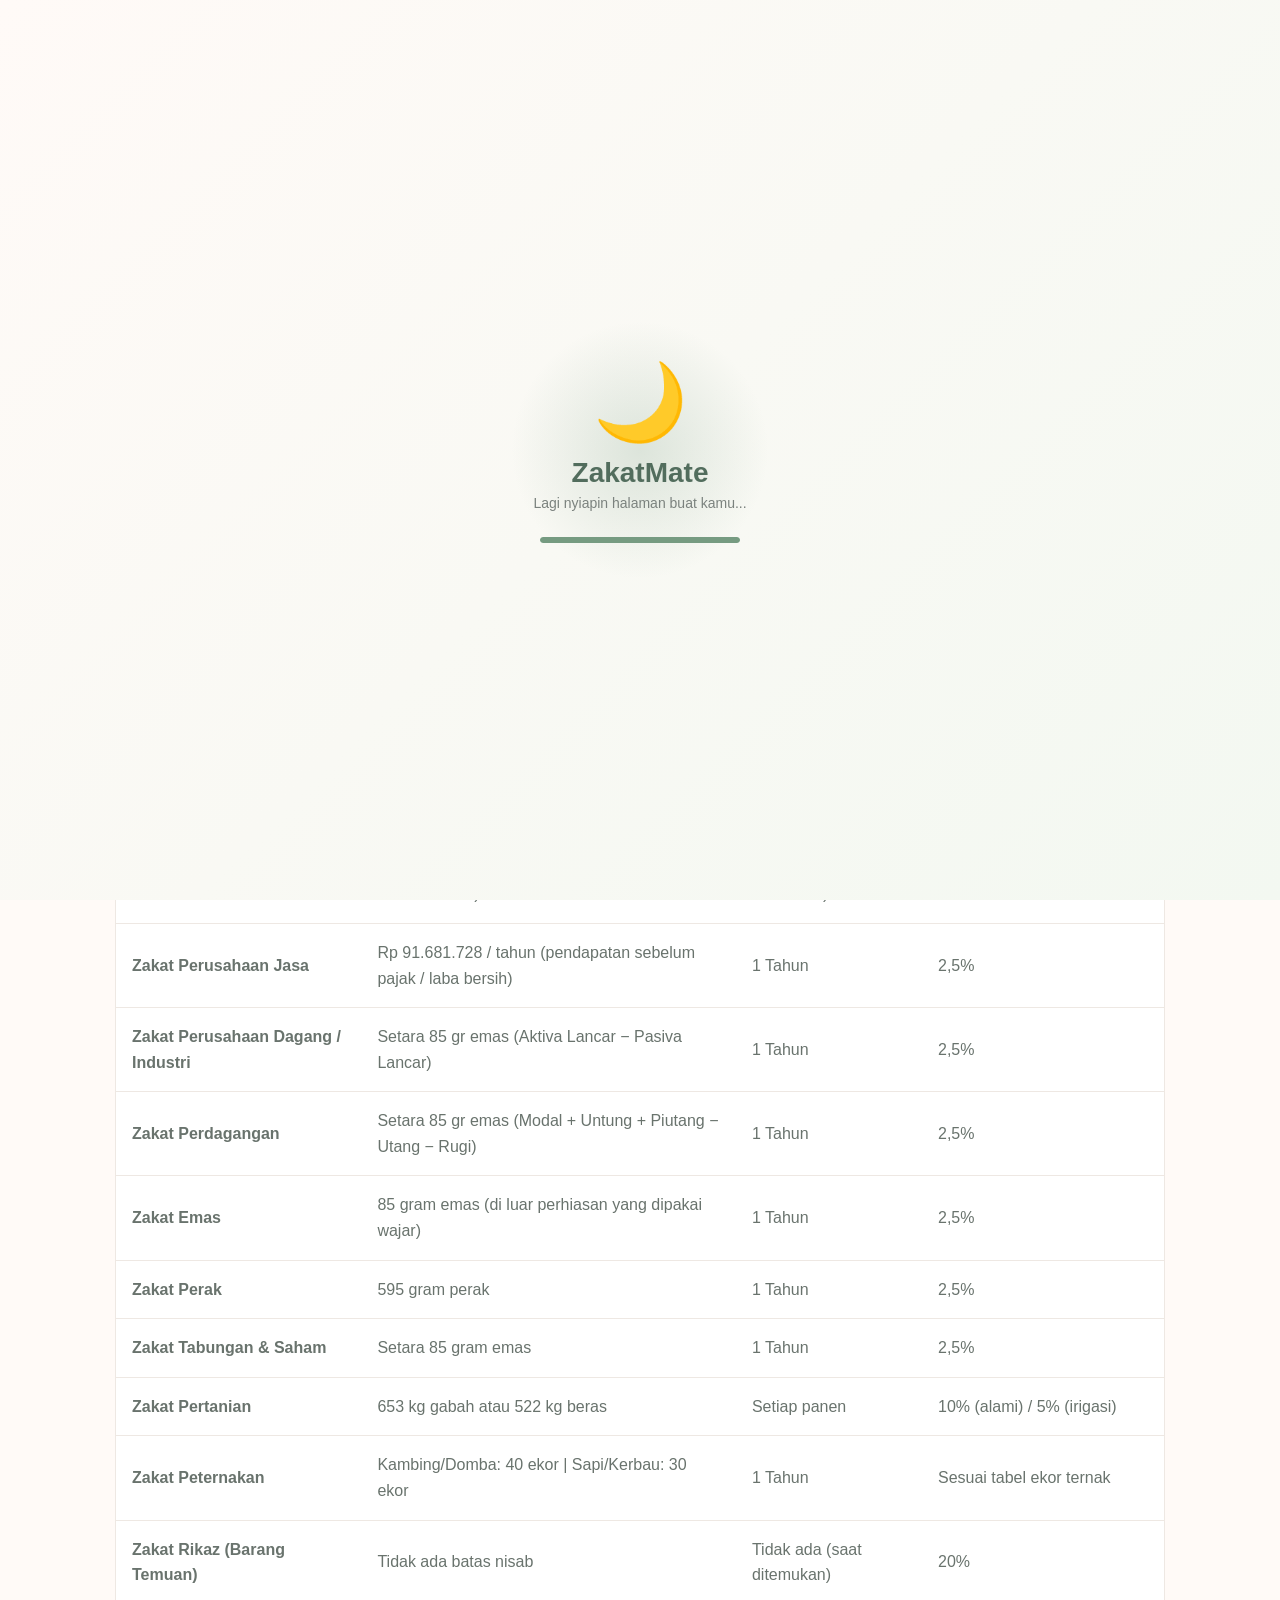
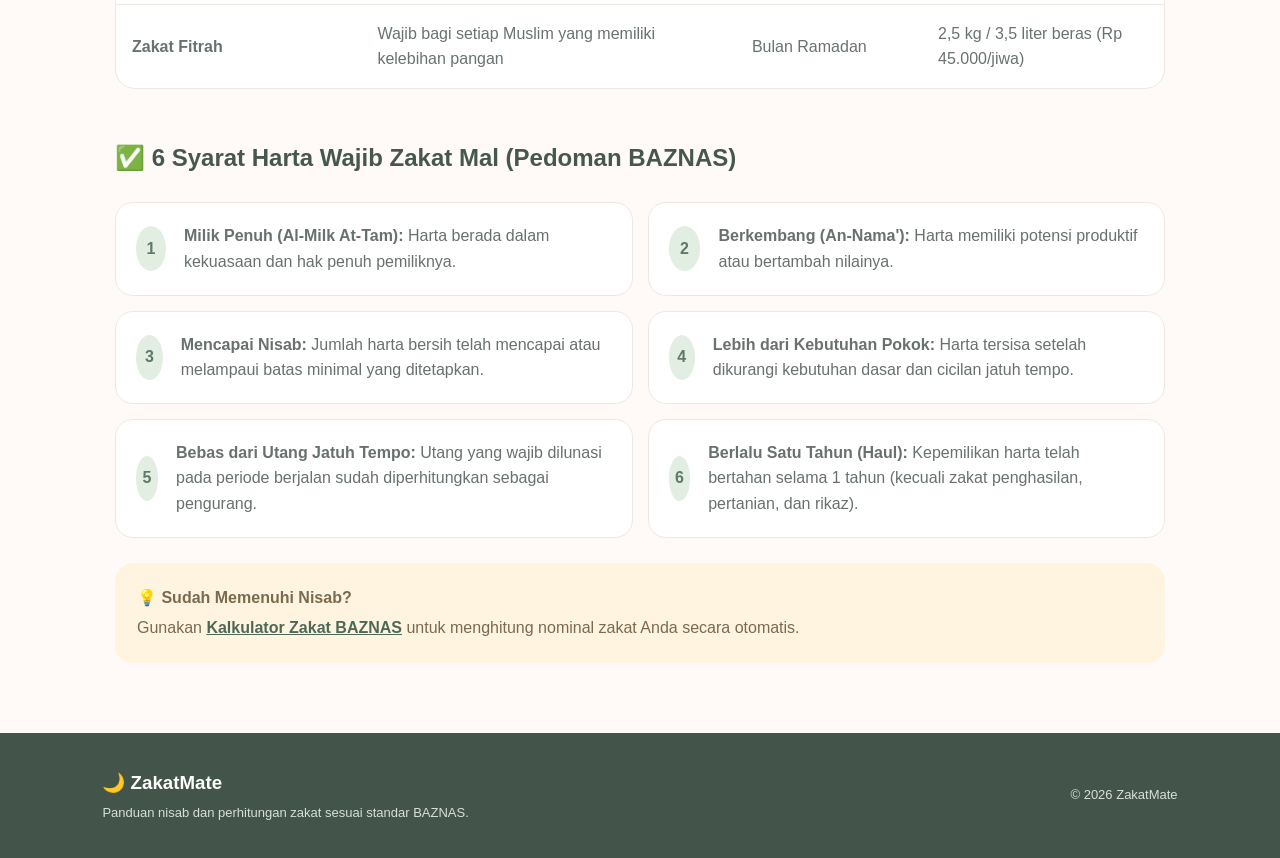
<file: nisab.html>
<!DOCTYPE html>
<html lang="id">
<head>
    <meta charset="UTF-8">
    <meta name="viewport" content="width=device-width, initial-scale=1.0">
    <title>ZakatMate - Ketentuan Nisab BAZNAS</title>
    <link rel="stylesheet" href="style.css">
    <script src="loader.js"></script>
</head>
<body>

<header>
    <div class="logo">🌙 ZakatMate</div>
    <nav>
        <a href="index.html">Beranda</a>
        <a href="dashboard.html">Dashboard</a>
        <a href="kalkulator.html">Kalkulator</a>
        <a href="zakat.html">Informasi Zakat</a>
        <a href="nisab.html" class="active">Nisab</a>
        <a href="penyaluran.html">Penyaluran</a>
    </nav>
</header>

<section class="page-header green-header">
    <span class="badge">⚖️ Standar Nisab BAZNAS</span>
    <h1>Ketentuan Nisab & Kadar Zakat</h1>
    <p>Acuan batas minimal harta wajib zakat berdasarkan ketetapan resmi BAZNAS dan syariah Islam.</p>
</section>

<section class="content">

    <!-- Highlight Nisab Resmi BAZNAS -->
    <div class="nisab-highlight">
        <div class="nisab-icon">🏅</div>
        <div>
            <h2>Acuan Nisab BAZNAS (85 Gram Emas)</h2>
            <p>
                Berdasarkan <strong>SK Ketua BAZNAS No. 15 Tahun 2026</strong>, nisab zakat pendapatan (penghasilan) dan jasa ditetapkan sebesar <strong>Rp 91.681.728 per tahun</strong> atau <strong>Rp 7.640.144 per bulan</strong>. Sementara itu, nisab untuk Zakat Emas, Perdagangan, Tabungan, Saham, dan Perusahaan Dagang/Industri mengacu pada nilai <strong>85 gram emas</strong> murni yang telah dimiliki selama 1 tahun (haul).
            </p>
        </div>
    </div>

    <!-- Tabel Nisab & Kadar Resmi -->
    <h2 class="sub-title">📊 Tabel Nisab, Haul, dan Kadar Zakat BAZNAS</h2>
    <div class="table-container">
        <table>
            <thead>
                <tr>
                    <th>Jenis Zakat</th>
                    <th>Batas Minimal (Nisab)</th>
                    <th>Syarat Haul</th>
                    <th>Kadar Zakat</th>
                </tr>
            </thead>
            <tbody>
                <tr>
                    <td><strong>Zakat Penghasilan (Profesi)</strong></td>
                    <td>85 gr emas/tahun (Rp 91.681.728/thn atau Rp 7.640.144/bln)</td>
                    <td>Tidak ada (saat menerima)</td>
                    <td>2,5%</td>
                </tr>
                <tr>
                    <td><strong>Zakat Perusahaan Jasa</strong></td>
                    <td>Rp 91.681.728 / tahun (pendapatan sebelum pajak / laba bersih)</td>
                    <td>1 Tahun</td>
                    <td>2,5%</td>
                </tr>
                <tr>
                    <td><strong>Zakat Perusahaan Dagang / Industri</strong></td>
                    <td>Setara 85 gr emas (Aktiva Lancar − Pasiva Lancar)</td>
                    <td>1 Tahun</td>
                    <td>2,5%</td>
                </tr>
                <tr>
                    <td><strong>Zakat Perdagangan</strong></td>
                    <td>Setara 85 gr emas (Modal + Untung + Piutang − Utang − Rugi)</td>
                    <td>1 Tahun</td>
                    <td>2,5%</td>
                </tr>
                <tr>
                    <td><strong>Zakat Emas</strong></td>
                    <td>85 gram emas (di luar perhiasan yang dipakai wajar)</td>
                    <td>1 Tahun</td>
                    <td>2,5%</td>
                </tr>
                <tr>
                    <td><strong>Zakat Perak</strong></td>
                    <td>595 gram perak</td>
                    <td>1 Tahun</td>
                    <td>2,5%</td>
                </tr>
                <tr>
                    <td><strong>Zakat Tabungan & Saham</strong></td>
                    <td>Setara 85 gram emas</td>
                    <td>1 Tahun</td>
                    <td>2,5%</td>
                </tr>
                <tr>
                    <td><strong>Zakat Pertanian</strong></td>
                    <td>653 kg gabah atau 522 kg beras</td>
                    <td>Setiap panen</td>
                    <td>10% (alami) / 5% (irigasi)</td>
                </tr>
                <tr>
                    <td><strong>Zakat Peternakan</strong></td>
                    <td>Kambing/Domba: 40 ekor | Sapi/Kerbau: 30 ekor</td>
                    <td>1 Tahun</td>
                    <td>Sesuai tabel ekor ternak</td>
                </tr>
                <tr>
                    <td><strong>Zakat Rikaz (Barang Temuan)</strong></td>
                    <td>Tidak ada batas nisab</td>
                    <td>Tidak ada (saat ditemukan)</td>
                    <td>20%</td>
                </tr>
                <tr>
                    <td><strong>Zakat Fitrah</strong></td>
                    <td>Wajib bagi setiap Muslim yang memiliki kelebihan pangan</td>
                    <td>Bulan Ramadan</td>
                    <td>2,5 kg / 3,5 liter beras (Rp 45.000/jiwa)</td>
                </tr>
            </tbody>
        </table>
    </div>

    <!-- Syarat Harta Wajib Zakat Mal -->
    <h2 class="sub-title">✅ 6 Syarat Harta Wajib Zakat Mal (Pedoman BAZNAS)</h2>
    <div class="number-list">
        <div class="number-item">
            <span>1</span>
            <p><strong>Milik Penuh (Al-Milk At-Tam):</strong> Harta berada dalam kekuasaan dan hak penuh pemiliknya.</p>
        </div>
        <div class="number-item">
            <span>2</span>
            <p><strong>Berkembang (An-Nama'):</strong> Harta memiliki potensi produktif atau bertambah nilainya.</p>
        </div>
        <div class="number-item">
            <span>3</span>
            <p><strong>Mencapai Nisab:</strong> Jumlah harta bersih telah mencapai atau melampaui batas minimal yang ditetapkan.</p>
        </div>
        <div class="number-item">
            <span>4</span>
            <p><strong>Lebih dari Kebutuhan Pokok:</strong> Harta tersisa setelah dikurangi kebutuhan dasar dan cicilan jatuh tempo.</p>
        </div>
        <div class="number-item">
            <span>5</span>
            <p><strong>Bebas dari Utang Jatuh Tempo:</strong> Utang yang wajib dilunasi pada periode berjalan sudah diperhitungkan sebagai pengurang.</p>
        </div>
        <div class="number-item">
            <span>6</span>
            <p><strong>Berlalu Satu Tahun (Haul):</strong> Kepemilikan harta telah bertahan selama 1 tahun (kecuali zakat penghasilan, pertanian, dan rikaz).</p>
        </div>
    </div>

    <div class="note">
        <strong>💡 Sudah Memenuhi Nisab?</strong>
        <p>
            Gunakan <a href="kalkulator.html" style="color:#4e6858; font-weight:bold;">Kalkulator Zakat BAZNAS</a> untuk menghitung nominal zakat Anda secara otomatis.
        </p>
    </div>

</section>

<footer>
    <div>
        <h3>🌙 ZakatMate</h3>
        <p>Panduan nisab dan perhitungan zakat sesuai standar BAZNAS.</p>
    </div>
    <p>© 2026 ZakatMate</p>
</footer>

</body>
</html>
</file>
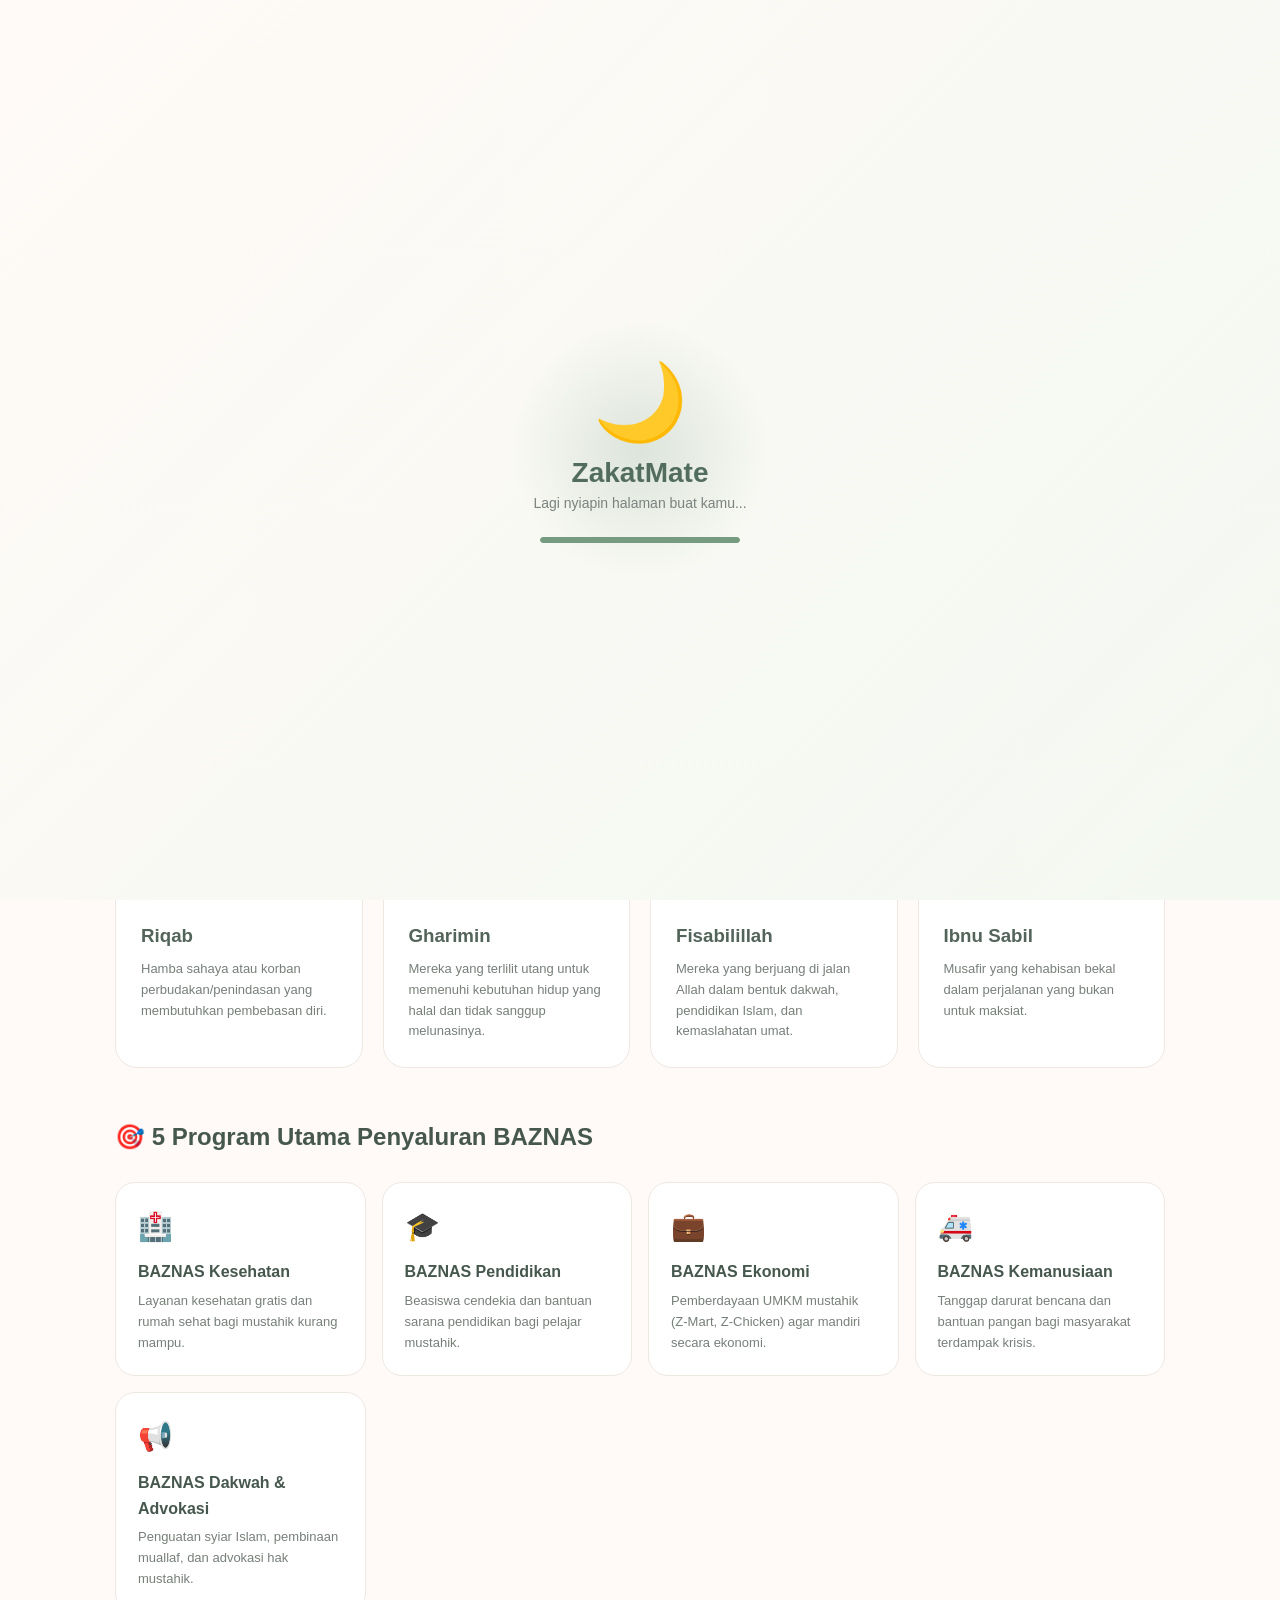
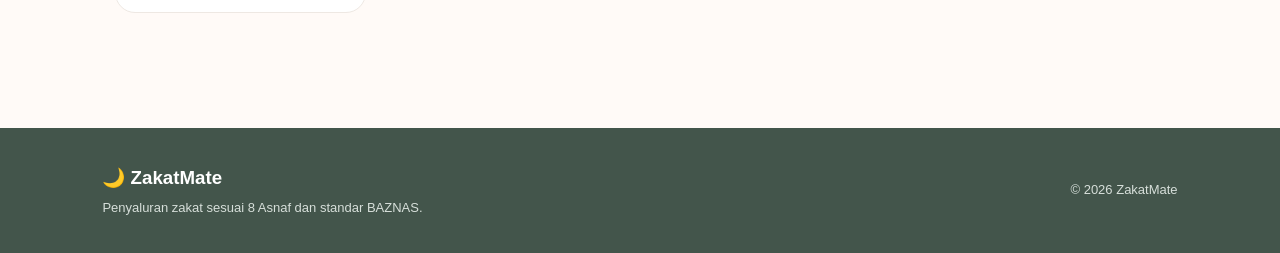
<file: penyaluran.html>
<!DOCTYPE html>
<html lang="id">
<head>
    <meta charset="UTF-8">
    <meta name="viewport" content="width=device-width, initial-scale=1.0">
    <title>ZakatMate - Penyaluran Zakat BAZNAS</title>
    <link rel="stylesheet" href="style.css">
    <script src="loader.js"></script>
    <style>
        .program-grid {
            display: grid;
            grid-template-columns: repeat(auto-fit, minmax(200px, 1fr));
            gap: 16px;
            margin-bottom: 45px;
        }
        .program-card {
            background: #ffffff;
            border: 1px solid #eee8e3;
            border-radius: 20px;
            padding: 22px;
        }
        .program-card h4 {
            color: #46584e;
            margin: 10px 0 6px;
        }
        .program-card p {
            font-size: 13px;
            color: #777f79;
        }
    </style>
</head>
<body>

<header>
    <div class="logo">🌙 ZakatMate</div>
    <nav>
        <a href="index.html">Beranda</a>
        <a href="dashboard.html">Dashboard</a>
        <a href="kalkulator.html">Kalkulator</a>
        <a href="zakat.html">Informasi Zakat</a>
        <a href="nisab.html">Nisab</a>
        <a href="penyaluran.html" class="active">Penyaluran</a>
    </nav>
</header>

<section class="page-header purple-header">
    <span class="badge">🤝 Pendistribusian &amp; Pendayagunaan BAZNAS</span>
    <h1>Penyaluran Zakat</h1>
    <p>Zakat disalurkan secara amanah, transparan, dan tepat sasaran kepada 8 golongan yang berhak (Asnaf).</p>
</section>

<section class="content">

    <!-- 8 Asnaf Penerima Zakat -->
    <div class="content-intro">
        <h2>8 Golongan Penerima Zakat (Asnaf)</h2>
        <p>Sesuai QS. At-Taubah ayat 60 dan pedoman pendistribusian BAZNAS, zakat hanya boleh disalurkan kepada 8 golongan berikut:</p>
    </div>

    <div class="asnaf-grid">
        <div class="asnaf-card">
            <span>01</span>
            <div class="asnaf-icon">🏚️</div>
            <h3>Fakir</h3>
            <p>Mereka yang hampir tidak memiliki apa-apa sehingga tidak mampu memenuhi kebutuhan pokok hidup.</p>
        </div>
        <div class="asnaf-card">
            <span>02</span>
            <div class="asnaf-icon">🧺</div>
            <h3>Miskin</h3>
            <p>Mereka yang memiliki harta atau penghasilan, namun tidak mencukupi kebutuhan dasar sehari-hari.</p>
        </div>
        <div class="asnaf-card">
            <span>03</span>
            <div class="asnaf-icon">📋</div>
            <h3>Amil</h3>
            <p>Pihak atau lembaga resmi yang bertugas mengumpulkan, mengelola, dan mendistribusikan zakat.</p>
        </div>
        <div class="asnaf-card">
            <span>04</span>
            <div class="asnaf-icon">🌱</div>
            <h3>Mu&#39;allaf</h3>
            <p>Mereka yang baru masuk Islam dan membutuhkan dukungan untuk menguatkan keimanan dan kemandirian.</p>
        </div>
        <div class="asnaf-card">
            <span>05</span>
            <div class="asnaf-icon">🕊️</div>
            <h3>Riqab</h3>
            <p>Hamba sahaya atau korban perbudakan/penindasan yang membutuhkan pembebasan diri.</p>
        </div>
        <div class="asnaf-card">
            <span>06</span>
            <div class="asnaf-icon">💳</div>
            <h3>Gharimin</h3>
            <p>Mereka yang terlilit utang untuk memenuhi kebutuhan hidup yang halal dan tidak sanggup melunasinya.</p>
        </div>
        <div class="asnaf-card">
            <span>07</span>
            <div class="asnaf-icon">🕌</div>
            <h3>Fisabilillah</h3>
            <p>Mereka yang berjuang di jalan Allah dalam bentuk dakwah, pendidikan Islam, dan kemaslahatan umat.</p>
        </div>
        <div class="asnaf-card">
            <span>08</span>
            <div class="asnaf-icon">🧳</div>
            <h3>Ibnu Sabil</h3>
            <p>Musafir yang kehabisan bekal dalam perjalanan yang bukan untuk maksiat.</p>
        </div>
    </div>

    <!-- 5 Program Utama BAZNAS -->
    <h2 class="sub-title">🎯 5 Program Utama Penyaluran BAZNAS</h2>
    <div class="program-grid">
        <div class="program-card">
            <div style="font-size:28px;">🏥</div>
            <h4>BAZNAS Kesehatan</h4>
            <p>Layanan kesehatan gratis dan rumah sehat bagi mustahik kurang mampu.</p>
        </div>
        <div class="program-card">
            <div style="font-size:28px;">🎓</div>
            <h4>BAZNAS Pendidikan</h4>
            <p>Beasiswa cendekia dan bantuan sarana pendidikan bagi pelajar mustahik.</p>
        </div>
        <div class="program-card">
            <div style="font-size:28px;">💼</div>
            <h4>BAZNAS Ekonomi</h4>
            <p>Pemberdayaan UMKM mustahik (Z-Mart, Z-Chicken) agar mandiri secara ekonomi.</p>
        </div>
        <div class="program-card">
            <div style="font-size:28px;">🚑</div>
            <h4>BAZNAS Kemanusiaan</h4>
            <p>Tanggap darurat bencana dan bantuan pangan bagi masyarakat terdampak krisis.</p>
        </div>
        <div class="program-card">
            <div style="font-size:28px;">📢</div>
            <h4>BAZNAS Dakwah &amp; Advokasi</h4>
            <p>Penguatan syiar Islam, pembinaan muallaf, dan advokasi hak mustahik.</p>
        </div>
    </div>

</section>

<footer>
    <div>
        <h3>🌙 ZakatMate</h3>
        <p>Penyaluran zakat sesuai 8 Asnaf dan standar BAZNAS.</p>
    </div>
    <p>© 2026 ZakatMate</p>
</footer>

</body>
</html>
</file>
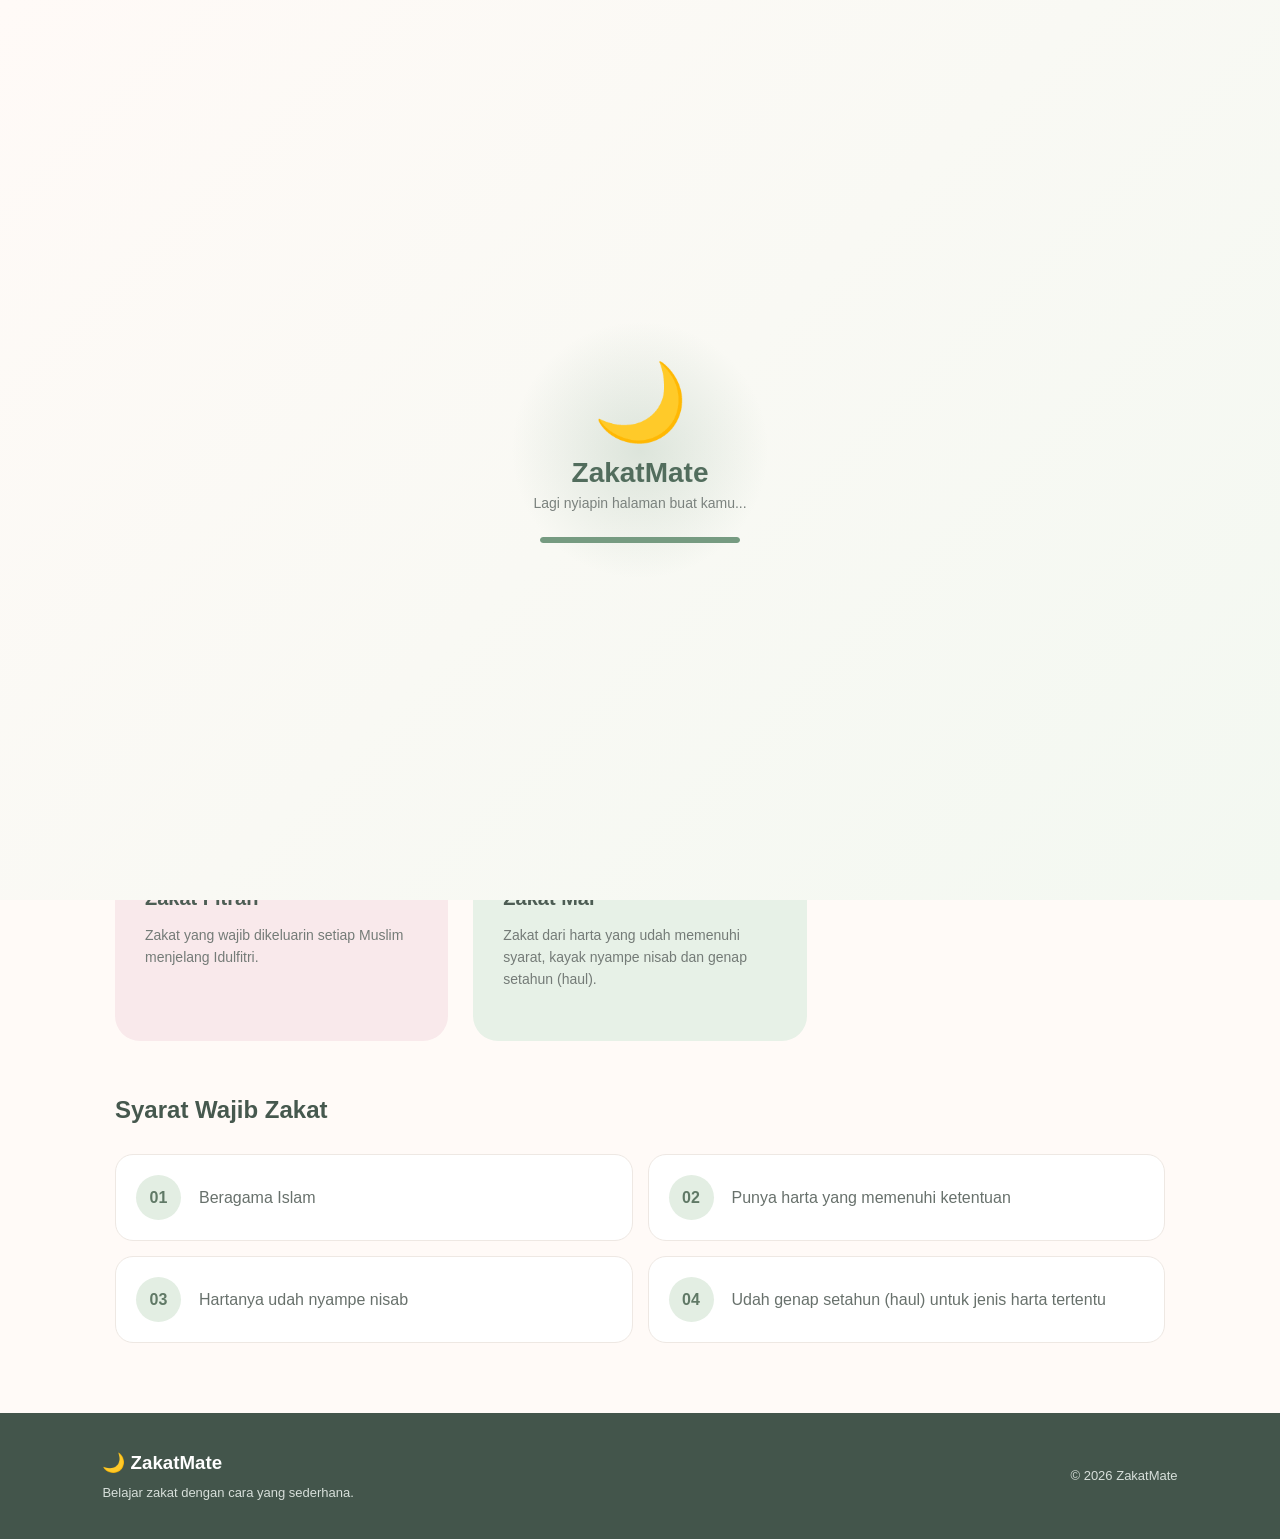
<file: zakat.html>
<!DOCTYPE html>
<html lang="id">
<head>
    <meta charset="UTF-8">
    <meta name="viewport" content="width=device-width, initial-scale=1.0">
    <title>ZakatMate - Informasi Zakat</title>
    <link rel="stylesheet" href="style.css">
    <script src="loader.js"></script>
</head>
<body>

<header>
    <div class="logo">🌙 ZakatMate</div>

    <nav>
        <a href="index.html">Beranda</a>
        <a href="dashboard.html">Dashboard</a>
        <a href="kalkulator.html">Kalkulator</a>
        <a href="zakat.html" class="active">Informasi Zakat</a>
        <a href="nisab.html">Nisab</a>
        <a href="penyaluran.html">Penyaluran</a>
       
    </nav>
</header>

<section class="page-header">
    <span class="badge">📖 Informasi</span>
    <h1>Mengenal Zakat</h1>
    <p>
        Kenalan sama zakat, salah satu kewajiban penting dalam Islam.
    </p>
</section>

<section class="content">

    <div class="content-card">
        <div class="big-icon">🕌</div>

        <div>
            <h2>Apa Itu Zakat?</h2>
            <p>
                Zakat itu sebagian harta yang wajib dikeluarin seorang Muslim kalau hartanya udah memenuhi syarat tertentu.
            </p>

            <p>
                Zakat itu salah satu dari lima rukun Islam. Selain jadi ibadah, zakat juga bermanfaat buat masyarakat karena bantu mereka yang lagi butuh.
            </p>
        </div>
    </div>

    <h2 class="sub-title">Jenis-Jenis Zakat</h2>

    <div class="card-container">

        <div class="info-card pink">
            <div class="icon">🌾</div>
            <h3>Zakat Fitrah</h3>
            <p>
                Zakat yang wajib dikeluarin setiap Muslim menjelang Idulfitri.
            </p>
        </div>

        <div class="info-card green">
            <div class="icon">💰</div>
            <h3>Zakat Mal</h3>
            <p>
                Zakat dari harta yang udah memenuhi syarat, kayak nyampe nisab dan genap setahun (haul).
            </p>
        </div>

    </div>

    <h2 class="sub-title">Syarat Wajib Zakat</h2>

    <div class="number-list">

        <div class="number-item">
            <span>01</span>
            <p>Beragama Islam</p>
        </div>

        <div class="number-item">
            <span>02</span>
            <p>Punya harta yang memenuhi ketentuan</p>
        </div>

        <div class="number-item">
            <span>03</span>
            <p>Hartanya udah nyampe nisab</p>
        </div>

        <div class="number-item">
            <span>04</span>
            <p>Udah genap setahun (haul) untuk jenis harta tertentu</p>
        </div>

    </div>

</section>

<footer>
    <div>
        <h3>🌙 ZakatMate</h3>
        <p>Belajar zakat dengan cara yang sederhana.</p>
    </div>

    <p>© 2026 ZakatMate</p>
</footer>

</body>
</html>
</file>
<file: style.css>
* {
    margin: 0;
    padding: 0;
    box-sizing: border-box;
}

body {
    font-family: Arial, Helvetica, sans-serif;
    background: #fffaf7;
    color: #37463f;
    line-height: 1.6;
}


header {
    width: 100%;
    padding: 20px 8%;
    background: #ffffff;
    display: flex;
    align-items: center;
    justify-content: space-between;
    border-bottom: 1px solid #f1e8e3;
    position: sticky;
    top: 0;
    z-index: 10;
}

.logo {
    font-size: 22px;
    font-weight: bold;
    color: #526d5d;
}

nav {
    display: flex;
    gap: 10px;
}

nav a {
    text-decoration: none;
    color: #69756e;
    padding: 10px 15px;
    border-radius: 12px;
    font-size: 14px;
    transition: 0.3s;
}

nav a:hover {
    background: #edf5ee;
    color: #526d5d;
}

nav a.active {
    background: #dcebdc;
    color: #4e6858;
    font-weight: bold;
}



.btn-primary,
.btn-secondary {
    display: inline-block;
    text-decoration: none;
    padding: 13px 22px;
    border-radius: 13px;
    font-weight: bold;
    transition: 0.3s;
}

.btn-primary {
    background: #769b81;
    color: white;
}

.btn-primary:hover {
    background: #5f846a;
    transform: translateY(-2px);
}

.btn-secondary {
    background: #ffffff;
    color: #60776a;
    border: 1px solid #dce7df;
}

.btn-secondary:hover {
    background: #eef5ef;
}



.badge {
    display: inline-block;
    background: #f7e9e9;
    color: #a26f76;
    padding: 7px 14px;
    border-radius: 30px;
    font-size: 13px;
    font-weight: bold;
    margin-bottom: 15px;
}


.hero {
    min-height: 550px;
    padding: 80px 10%;
    display: flex;
    align-items: center;
    justify-content: space-between;
    gap: 60px;
    background:
        linear-gradient(135deg, #fffaf7, #f3f8f1);
}

.hero-text {
    max-width: 600px;
}

.hero h1 {
    font-size: 54px;
    line-height: 1.15;
    color: #405449;
    margin-bottom: 20px;
}

.hero h1 span {
    color: #b97d89;
}

.hero p {
    color: #707a74;
    font-size: 17px;
    margin-bottom: 28px;
}

.hero-buttons {
    display: flex;
    gap: 12px;
}

.hero-card {
    width: 330px;
    min-height: 350px;
    background: #e4eee4;
    border-radius: 40px;
    padding: 45px 35px;
    text-align: center;
    box-shadow: 0 20px 50px rgba(80, 100, 85, 0.12);
}

.hero-card .moon {
    font-size: 80px;
    margin-bottom: 20px;
}

.hero-card h3 {
    font-size: 25px;
    color: #4e6657;
    margin-bottom: 15px;
}

.hero-card p {
    font-size: 14px;
}



.features {
    padding: 80px 10%;
    background: #ffffff;
}

.section-title {
    text-align: center;
    margin-bottom: 45px;
}

.section-title span {
    font-size: 30px;
}

.section-title h2 {
    color: #43564b;
    font-size: 30px;
    margin: 5px 0;
}

.section-title p {
    color: #7b827e;
}



.card-container {
    display: grid;
    grid-template-columns: repeat(3, 1fr);
    gap: 25px;
}

.info-card {
    padding: 30px;
    border-radius: 25px;
    min-height: 260px;
    transition: 0.3s;
}

.info-card:hover {
    transform: translateY(-6px);
}

.info-card.pink {
    background: #f9e9eb;
}

.info-card.green {
    background: #e7f1e7;
}

.info-card.purple {
    background: #eee9f6;
}

.icon {
    width: 55px;
    height: 55px;
    border-radius: 17px;
    background: white;
    display: flex;
    align-items: center;
    justify-content: center;
    font-size: 27px;
    margin-bottom: 20px;
}

.info-card h3 {
    font-size: 20px;
    margin-bottom: 10px;
    color: #4d5d54;
}

.info-card p {
    color: #747b77;
    font-size: 14px;
    margin-bottom: 20px;
}

.info-card a {
    text-decoration: none;
    color: #66806d;
    font-weight: bold;
}

/* ==============================
   QUOTE
   ============================== */

.quote {
    padding: 70px 15%;
    text-align: center;
    background: #f3ede8;
}

.quote-icon {
    font-size: 45px;
    color: #b1848b;
}

.quote p {
    max-width: 750px;
    margin: 10px auto;
    font-size: 20px;
    font-style: italic;
    color: #5f655f;
}

.quote span {
    color: #8b817b;
    font-size: 14px;
}



.page-header {
    padding: 70px 10%;
    text-align: center;
    background: #f8eeef;
}

.page-header h1 {
    font-size: 42px;
    color: #46584e;
    margin-bottom: 10px;
}

.page-header p {
    color: #707872;
}

.green-header {
    background: #edf5ec;
}

.purple-header {
    background: #f0ebf7;
}



.content {
    max-width: 1100px;
    margin: auto;
    padding: 70px 25px;
}

.content-card {
    display: flex;
    align-items: center;
    gap: 35px;
    background: #ffffff;
    border: 1px solid #eee8e3;
    border-radius: 25px;
    padding: 35px;
    box-shadow: 0 10px 30px rgba(80, 80, 80, 0.05);
}

.big-icon {
    min-width: 100px;
    height: 100px;
    border-radius: 25px;
    background: #e6f0e5;
    display: flex;
    align-items: center;
    justify-content: center;
    font-size: 45px;
}

.content-card h2,
.content-intro h2 {
    color: #46584e;
    margin-bottom: 10px;
}

.content-card p {
    color: #727a75;
    margin-bottom: 10px;
}

.sub-title {
    margin: 50px 0 25px;
    color: #46584e;
}



.number-list {
    display: grid;
    grid-template-columns: 1fr 1fr;
    gap: 15px;
}

.number-item {
    background: #ffffff;
    border: 1px solid #eee8e3;
    border-radius: 18px;
    padding: 20px;
    display: flex;
    align-items: center;
    gap: 18px;
}

.number-item span {
    width: 45px;
    height: 45px;
    border-radius: 50%;
    background: #e3eee3;
    color: #607966;
    display: flex;
    align-items: center;
    justify-content: center;
    font-weight: bold;
}

.number-item p {
    color: #68716c;
}



.nisab-highlight {
    display: flex;
    align-items: center;
    gap: 30px;
    background: #e5f0e5;
    padding: 35px;
    border-radius: 25px;
}

.nisab-icon {
    font-size: 55px;
}

.nisab-highlight h2 {
    color: #4c6253;
    margin-bottom: 10px;
}

.nisab-highlight p {
    color: #68736c;
}



.table-container {
    width: 100%;
    overflow-x: auto;
    background: #ffffff;
    border-radius: 20px;
    border: 1px solid #eee8e3;
}

table {
    width: 100%;
    border-collapse: collapse;
}

th {
    background: #e7efe7;
    color: #506558;
    padding: 16px;
    text-align: left;
}

td {
    padding: 16px;
    border-top: 1px solid #eee8e3;
    color: #69736d;
}

tr:hover {
    background: #fffaf8;
}



.note {
    margin-top: 25px;
    background: #fff4df;
    border-radius: 18px;
    padding: 22px;
    color: #7a6a50;
}

.note p {
    margin-top: 5px;
}


.content-intro {
    text-align: center;
    margin-bottom: 40px;
}

.content-intro p {
    color: #747c77;
}

.asnaf-grid {
    display: grid;
    grid-template-columns: repeat(4, 1fr);
    gap: 20px;
}

.asnaf-card {
    background: #ffffff;
    border: 1px solid #eee8e3;
    padding: 25px;
    border-radius: 22px;
    position: relative;
    transition: 0.3s;
}

.asnaf-card:hover {
    transform: translateY(-5px);
}

.asnaf-card > span {
    position: absolute;
    top: 18px;
    right: 18px;
    font-size: 12px;
    color: #a79a95;
}

.asnaf-icon {
    font-size: 35px;
    margin-bottom: 15px;
}

.asnaf-card h3 {
    color: #53645a;
    margin-bottom: 8px;
}

.asnaf-card p {
    color: #777f79;
    font-size: 13px;
}



.admin-header {
    padding: 55px 8%;
    background: #edf4ee;
    display: flex;
    justify-content: space-between;
    align-items: center;
}

.admin-header h1 {
    color: #46594d;
    font-size: 38px;
}

.admin-header p {
    color: #737d76;
}

.admin-content {
    padding: 50px 8%;
    background: #fffaf7;
}

.dashboard-cards {
    display: grid;
    grid-template-columns: repeat(3, 1fr);
    gap: 20px;
    margin-bottom: 35px;
}

.dashboard-card {
    padding: 25px;
    border-radius: 22px;
}

.dashboard-card.pink {
    background: #f9e9eb;
}

.dashboard-card.green {
    background: #e6f0e5;
}

.dashboard-card.purple {
    background: #eee9f6;
}

.dashboard-card span {
    font-size: 30px;
}

.dashboard-card h3 {
    margin-top: 10px;
    color: #536158;
}

.dashboard-card strong {
    display: block;
    font-size: 32px;
    color: #4c5f54;
}

.dashboard-card p {
    color: #7a817c;
    font-size: 13px;
}



.admin-panel {
    background: white;
    border-radius: 22px;
    padding: 25px;
    margin-bottom: 30px;
    border: 1px solid #eee8e3;
}

.panel-heading {
    display: flex;
    justify-content: space-between;
    align-items: center;
    margin-bottom: 20px;
}

.panel-heading h2 {
    color: #4d5e53;
}

.panel-heading p {
    color: #7a827d;
    font-size: 13px;
}

.add-button {
    background: #769b81;
    color: white;
    border: none;
    padding: 11px 18px;
    border-radius: 12px;
    cursor: pointer;
}

.edit-button,
.delete-button {
    border: none;
    padding: 7px 11px;
    border-radius: 8px;
    cursor: pointer;
    margin-right: 5px;
}

.edit-button {
    background: #e7f0e8;
    color: #5e7b64;
}

.delete-button {
    background: #fae5e6;
    color: #a26970;
}

.status {
    padding: 5px 10px;
    border-radius: 20px;
    font-size: 12px;
}

.active-status {
    background: #e3f0e4;
    color: #5d7b62;
}



footer {
    background: #43554b;
    color: white;
    padding: 35px 8%;
    display: flex;
    justify-content: space-between;
    align-items: center;
}

footer h3 {
    margin-bottom: 5px;
}

footer p {
    color: #d7dfda;
    font-size: 13px;
}



@media (max-width: 900px) {

    header {
        flex-direction: column;
        gap: 15px;
    }

    nav {
        flex-wrap: wrap;
        justify-content: center;
    }

    .hero {
        flex-direction: column;
        text-align: center;
        padding: 60px 7%;
    }

    .hero h1 {
        font-size: 42px;
    }

    .hero-buttons {
        justify-content: center;
    }

    .card-container {
        grid-template-columns: 1fr;
    }

    .asnaf-grid {
        grid-template-columns: 1fr 1fr;
    }

    .dashboard-cards {
        grid-template-columns: 1fr;
    }

    .admin-header {
        flex-direction: column;
        gap: 20px;
        text-align: center;
    }
}

@media (max-width: 600px) {

    nav a {
        font-size: 12px;
        padding: 8px;
    }

    .hero h1 {
        font-size: 35px;
    }

    .hero-card {
        width: 100%;
    }

    .content-card {
        flex-direction: column;
        text-align: center;
    }

    .number-list {
        grid-template-columns: 1fr;
    }

    .asnaf-grid {
        grid-template-columns: 1fr;
    }

    .nisab-highlight {
        flex-direction: column;
        text-align: center;
    }

    .panel-heading {
        flex-direction: column;
        align-items: flex-start;
        gap: 15px;
    }

    footer {
        flex-direction: column;
        gap: 20px;
        text-align: center;
    }
}


.stack {
    display: flex;
    flex-direction: column;
    gap: 20px;
}

.empty {
    color: #7a827d;
}

.card-container .info-card {
    min-height: 200px;
}


.calc-card {
    background: #ffffff;
    border: 1px solid #eee8e3;
    border-radius: 25px;
    padding: 30px;
    margin-bottom: 25px;
    box-shadow: 0 10px 30px rgba(80, 80, 80, 0.05);
}

.calc-card h3 {
    color: #46584e;
    margin-bottom: 8px;
}

.calc-hint {
    color: #7a827d;
    font-size: 13px;
    margin-bottom: 18px;
}

.form-grid {
    display: grid;
    grid-template-columns: 1fr 1fr;
    gap: 18px;
    margin-bottom: 20px;
}

.form-group label {
    display: block;
    font-size: 13px;
    font-weight: bold;
    color: #53645a;
    margin-bottom: 6px;
}

.form-group input,
.form-group select,
.form-group textarea {
    width: 100%;
    padding: 12px 14px;
    border: 1px solid #dce7df;
    border-radius: 12px;
    background: #fffaf7;
    font-family: inherit;
    font-size: 14px;
    color: #37463f;
}

.form-group input:focus,
.form-group select:focus,
.form-group textarea:focus {
    outline: none;
    border-color: #769b81;
    background: #ffffff;
}

.btn-calc {
    background: #769b81;
    color: white;
    border: none;
    padding: 13px 22px;
    border-radius: 13px;
    font-weight: bold;
    font-size: 14px;
    cursor: pointer;
    transition: 0.3s;
}

.btn-calc:hover {
    background: #5f846a;
    transform: translateY(-2px);
}

.tabs {
    display: flex;
    flex-wrap: wrap;
    gap: 10px;
    margin-bottom: 20px;
}

.tab-btn {
    border: 1px solid #dce7df;
    background: #ffffff;
    color: #69756e;
    padding: 12px 20px;
    border-radius: 14px;
    font-size: 14px;
    cursor: pointer;
    transition: 0.3s;
}

.tab-btn:hover {
    background: #edf5ee;
}

.tab-btn.active {
    background: #dcebdc;
    color: #4e6858;
    font-weight: bold;
}

.sub-tabs .tab-btn {
    padding: 9px 15px;
    font-size: 13px;
}

.tab-panel {
    display: none;
}

.tab-panel.show {
    display: block;
}

.result-box {
    display: none;
    margin-top: 22px;
    padding: 22px;
    border-radius: 18px;
}

.result-box.show {
    display: block;
}

.result-ok {
    background: #e5f0e5;
}

.result-no {
    background: #f9e9eb;
}

.result-box h4 {
    color: #46584e;
    margin-bottom: 10px;
}

.result-box ul {
    list-style: none;
}

.result-box li {
    display: flex;
    justify-content: space-between;
    gap: 15px;
    padding: 7px 0;
    border-bottom: 1px dashed rgba(80, 100, 85, 0.2);
    font-size: 14px;
    color: #5f6a64;
}

.result-total {
    margin-top: 15px;
    text-align: center;
    color: #4c6253;
}

.result-total small {
    display: block;
    font-size: 12px;
    color: #7a827d;
}

.result-total strong {
    font-size: 28px;
}

.result-note {
    margin-top: 12px;
    font-size: 13px;
    color: #7a6a50;
}



.modal {
    display: none;
    position: fixed;
    inset: 0;
    background: rgba(40, 55, 47, 0.45);
    align-items: center;
    justify-content: center;
    padding: 20px;
    z-index: 100;
}

.modal.show {
    display: flex;
}

.modal-box {
    background: #ffffff;
    width: 100%;
    max-width: 520px;
    max-height: 90vh;
    overflow-y: auto;
    border-radius: 25px;
    padding: 30px;
}

.modal-box h3 {
    color: #46584e;
    margin-bottom: 20px;
}

.modal-box .form-group {
    margin-bottom: 16px;
}

.modal-actions {
    display: flex;
    justify-content: flex-end;
    gap: 10px;
    margin-top: 10px;
}

.modal-actions .btn-secondary {
    cursor: pointer;
}

.toast {
    position: fixed;
    bottom: 25px;
    right: 25px;
    background: #43554b;
    color: white;
    padding: 12px 20px;
    border-radius: 12px;
    font-size: 14px;
    opacity: 0;
    pointer-events: none;
    transition: 0.3s;
    z-index: 200;
}

.toast.show {
    opacity: 1;
}

@media (max-width: 600px) {
    .form-grid {
        grid-template-columns: 1fr;
    }
}


/* ==============================
   TAMBAHAN: LOADING PAGE
   ============================== */

html.is-loading {
    overflow: hidden;
}

#pageLoader {
    position: fixed;
    inset: 0;
    z-index: 9999;
    display: flex;
    flex-direction: column;
    align-items: center;
    justify-content: center;
    background: linear-gradient(135deg, #fffaf7, #f3f8f1);
    font-family: Arial, Helvetica, sans-serif;
    transition: opacity 0.5s ease, visibility 0.5s ease;
}

#pageLoader.hide {
    opacity: 0;
    visibility: hidden;
}

.loader-glow {
    position: absolute;
    width: 260px;
    height: 260px;
    border-radius: 50%;
    background: radial-gradient(circle, rgba(118, 155, 129, 0.22), transparent 70%);
    animation: loaderPulse 2.4s ease-in-out infinite;
}

.loader-moon {
    position: relative;
    font-size: 76px;
    animation: loaderFloat 2.4s ease-in-out infinite;
}

.loader-logo {
    position: relative;
    margin-top: 10px;
    font-size: 28px;
    font-weight: bold;
    color: #526d5d;
}

.loader-text {
    position: relative;
    margin-top: 6px;
    font-size: 14px;
    color: #7b827e;
}

.loader-bar {
    position: relative;
    width: 200px;
    height: 6px;
    margin-top: 26px;
    border-radius: 30px;
    background: #e3eee3;
    overflow: hidden;
}

.loader-bar span {
    display: block;
    height: 100%;
    width: 0;
    border-radius: 30px;
    background: #769b81;
    animation: loaderFill 1.7s ease-out forwards;
}

@keyframes loaderFloat {
    0%, 100% { transform: translateY(0) rotate(-6deg); }
    50% { transform: translateY(-12px) rotate(6deg); }
}

@keyframes loaderPulse {
    0%, 100% { transform: scale(0.9); opacity: 0.7; }
    50% { transform: scale(1.1); opacity: 1; }
}

@keyframes loaderFill {
    to { width: 100%; }
}

@media (prefers-reduced-motion: reduce) {
    .loader-moon,
    .loader-glow {
        animation: none;
    }
}
</file>
